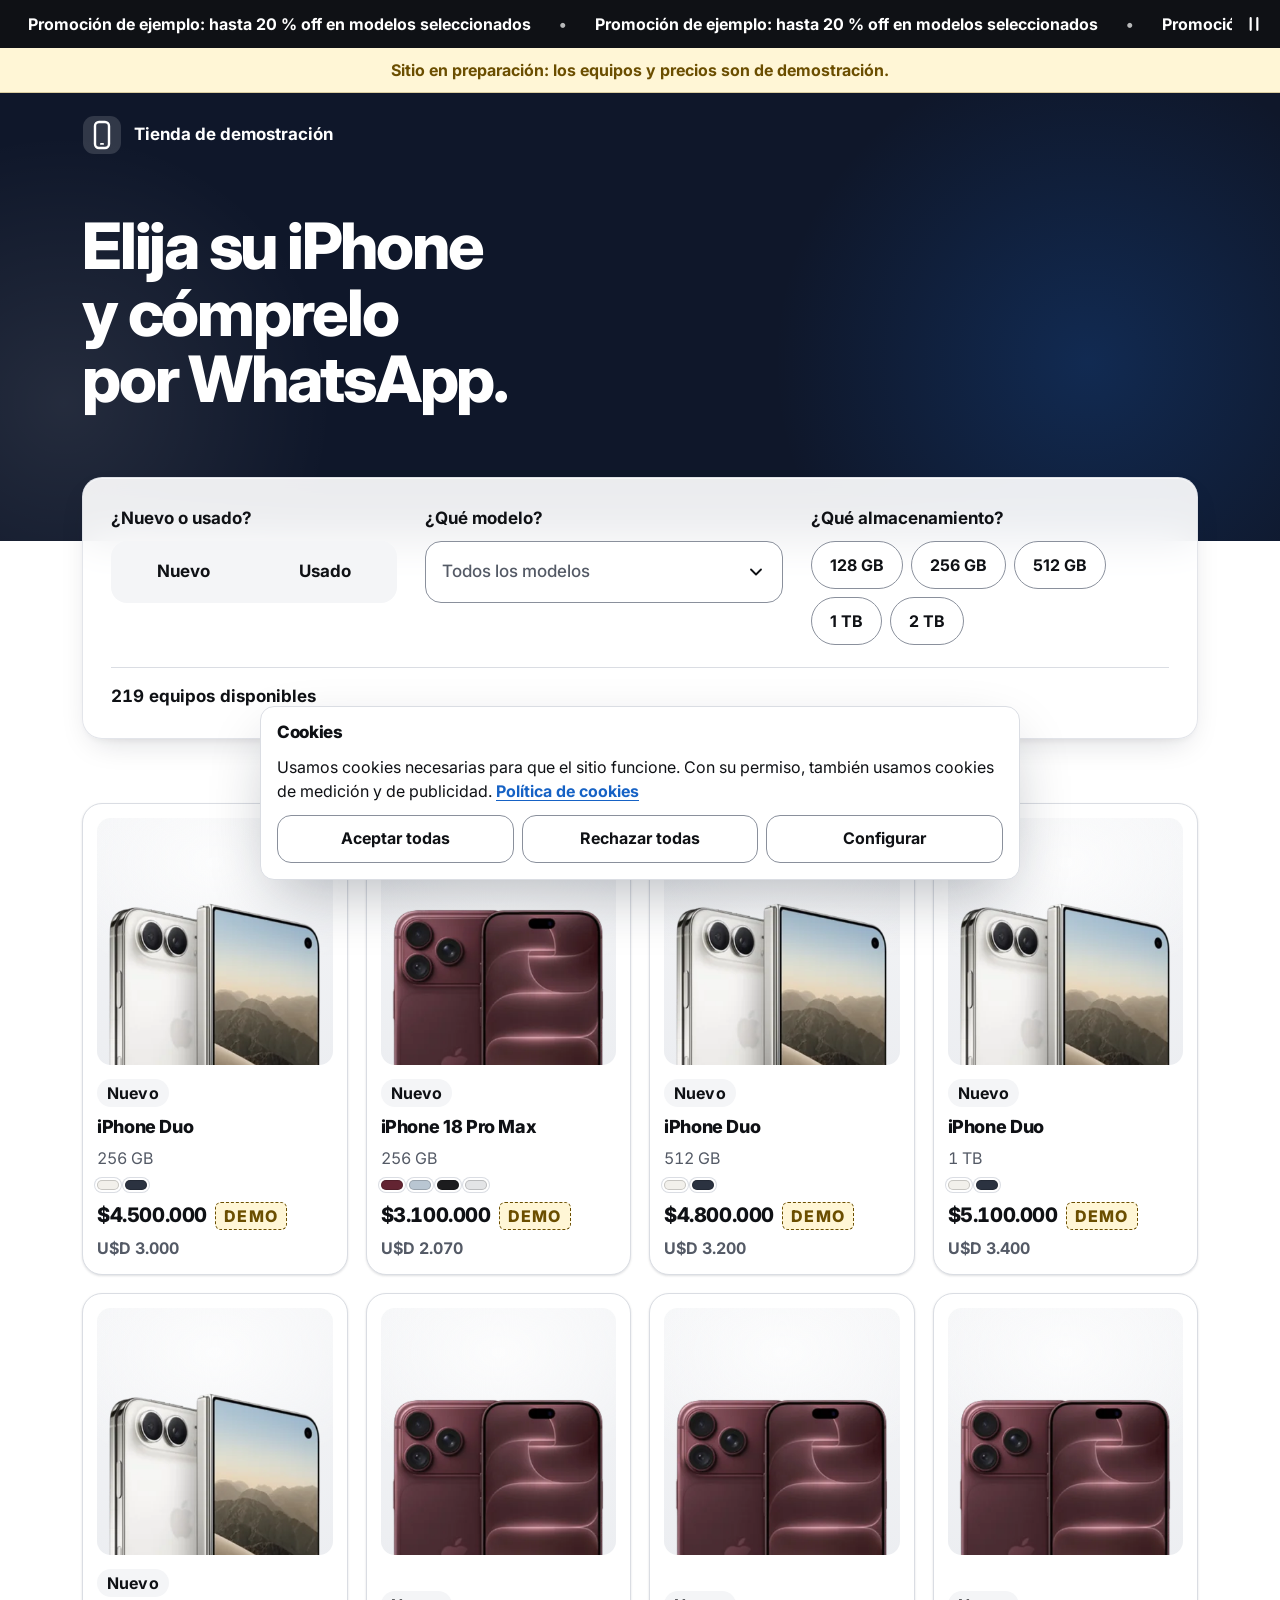
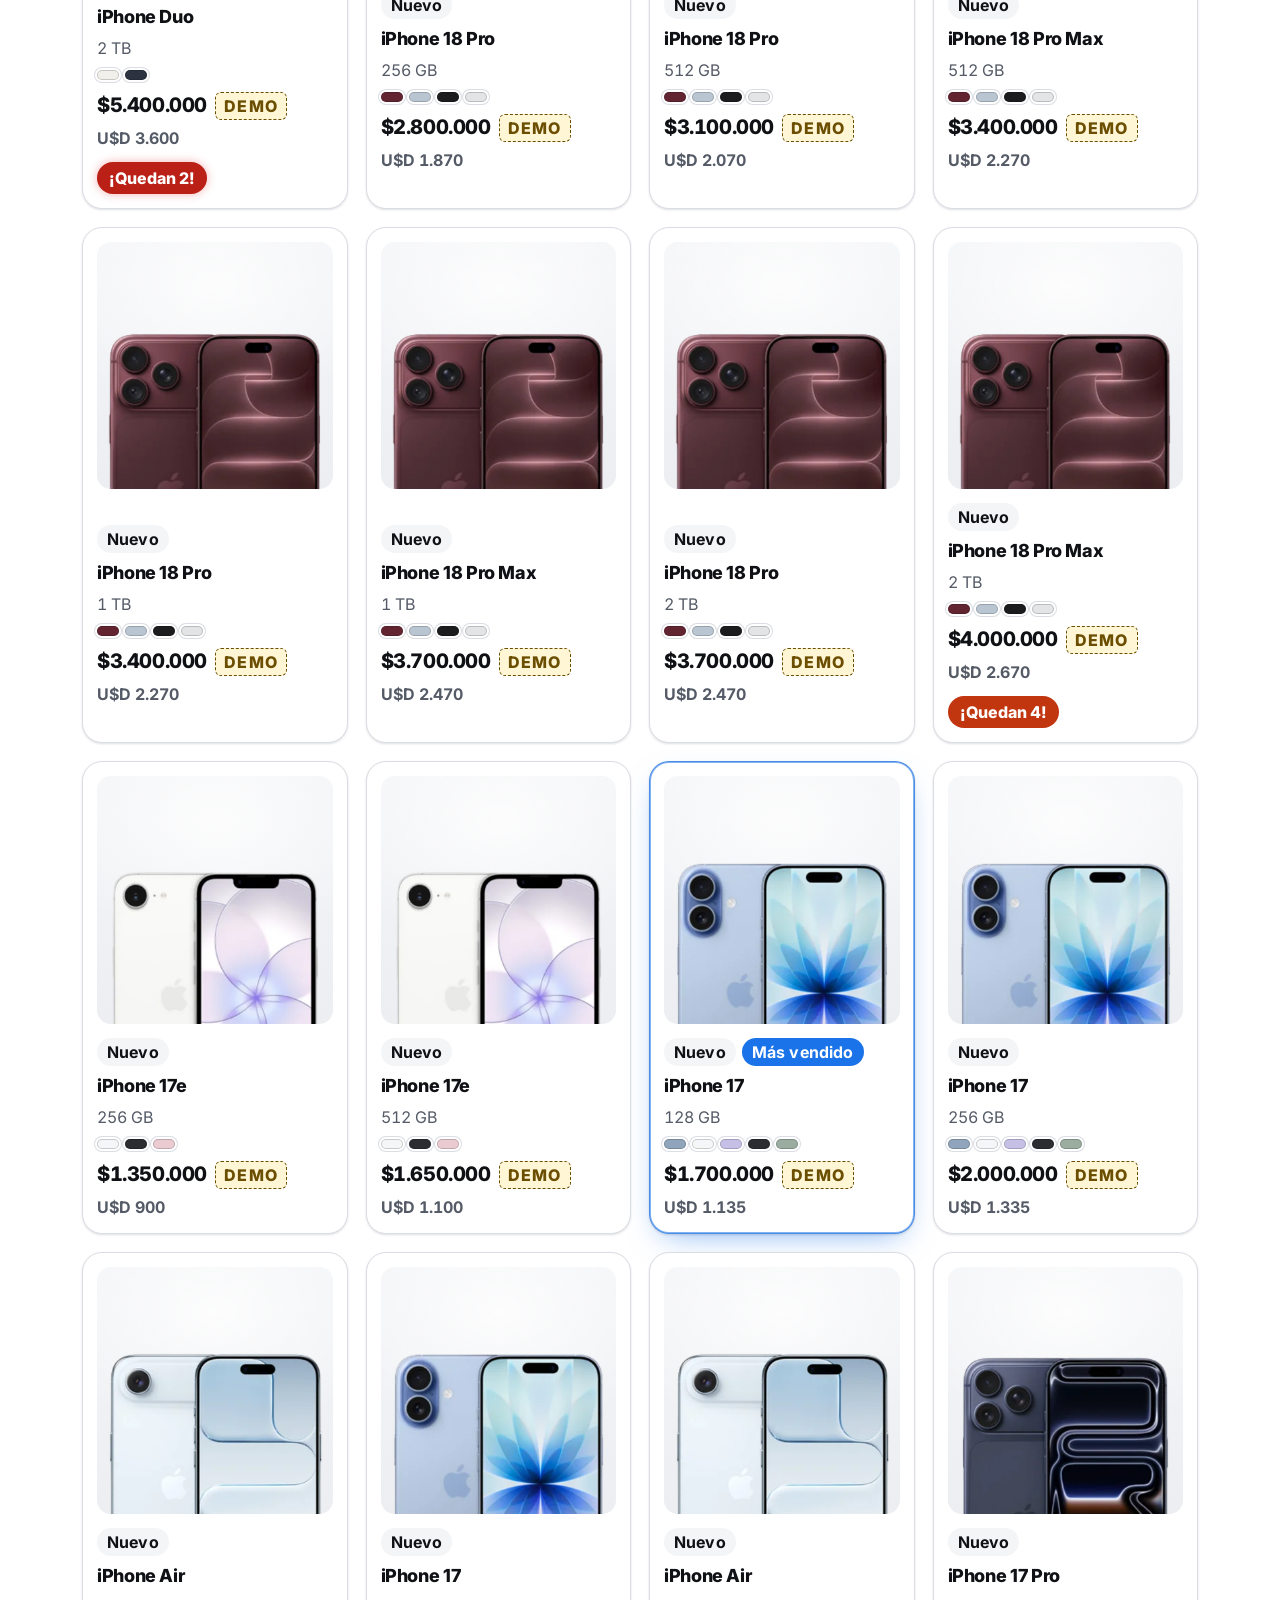
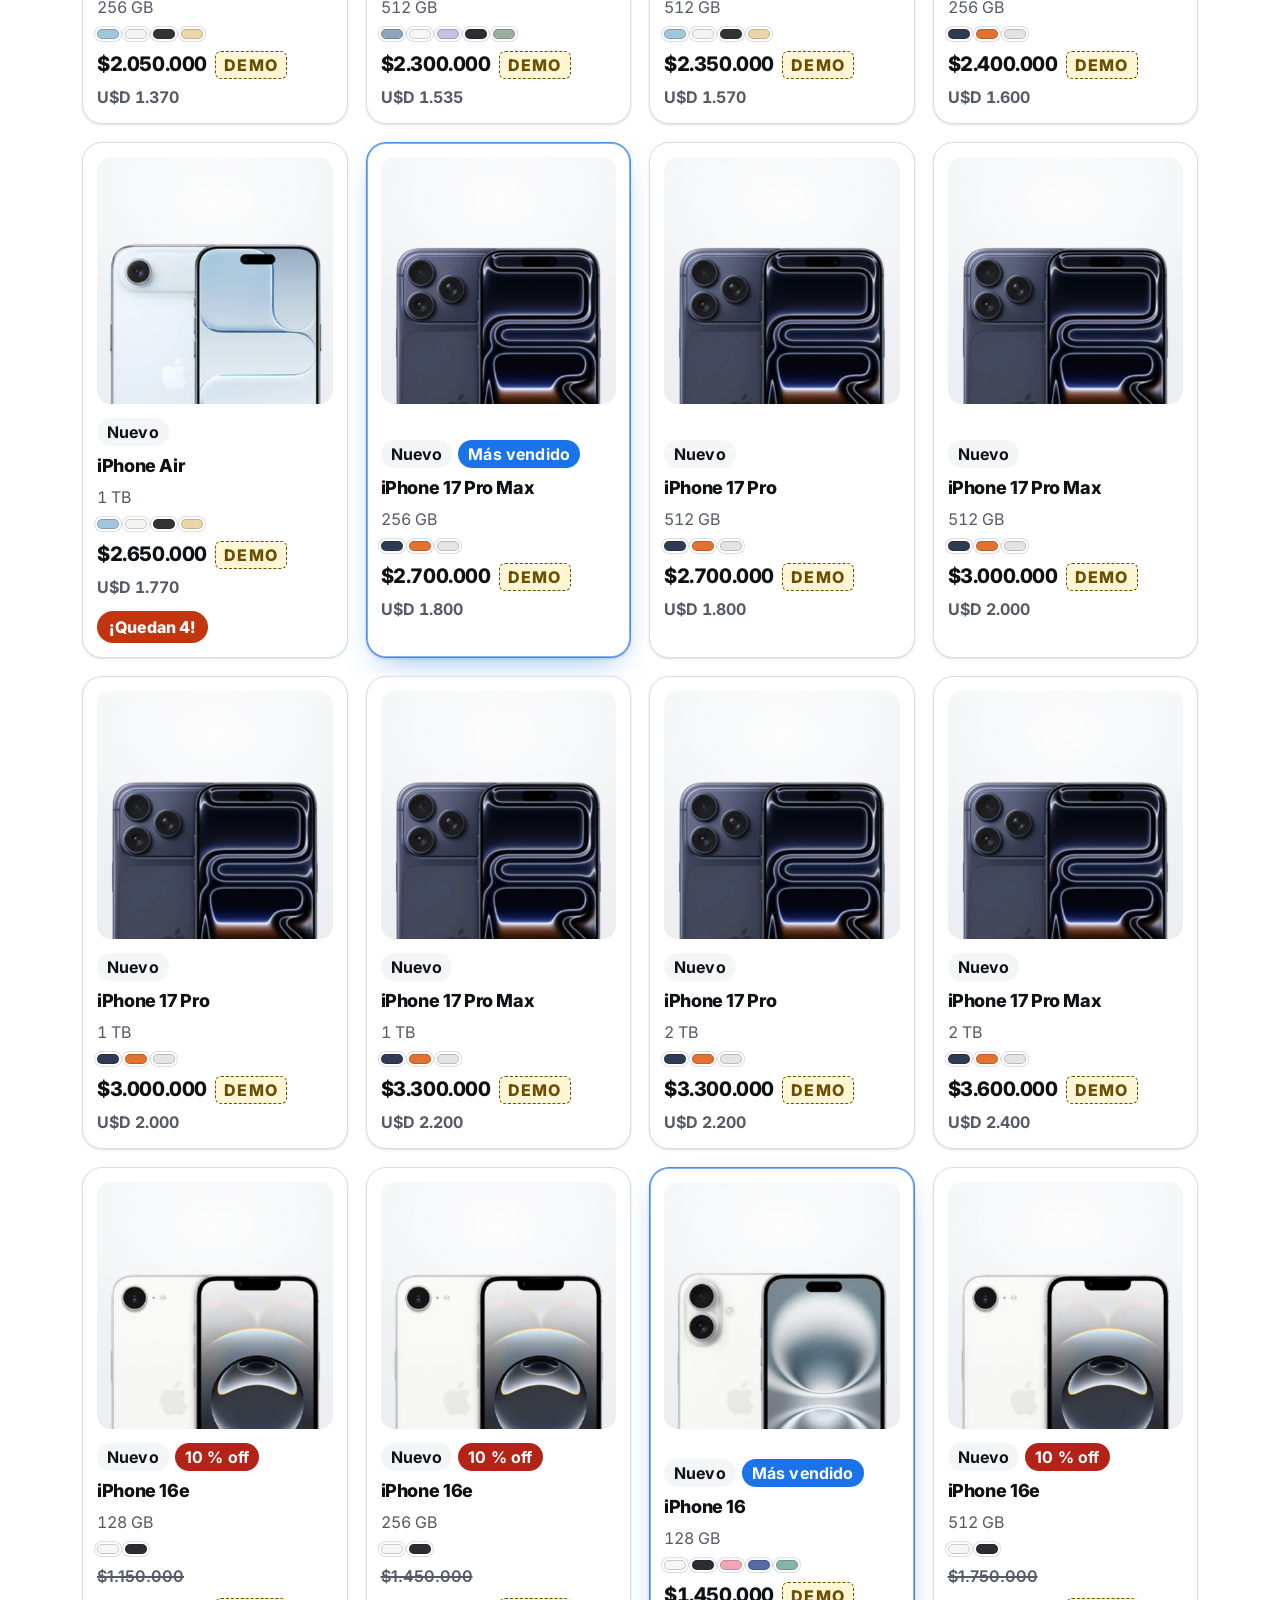
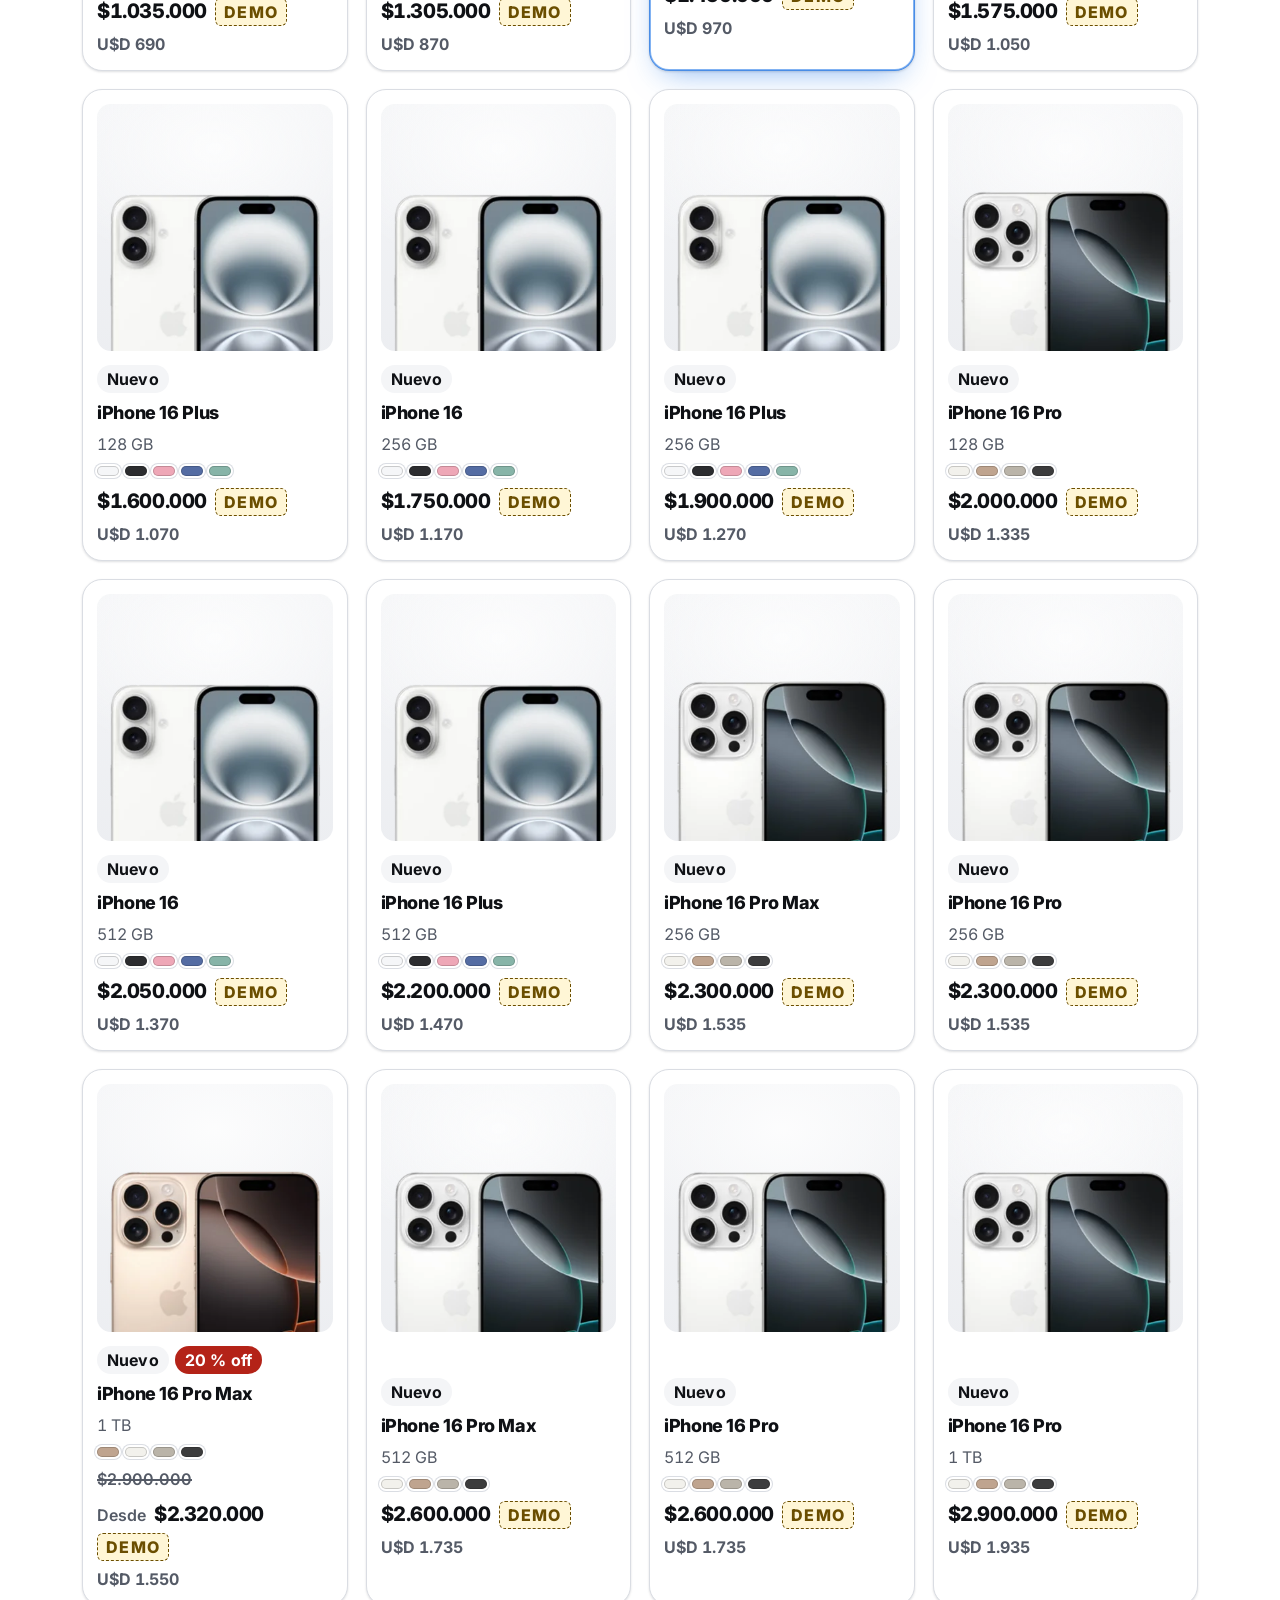
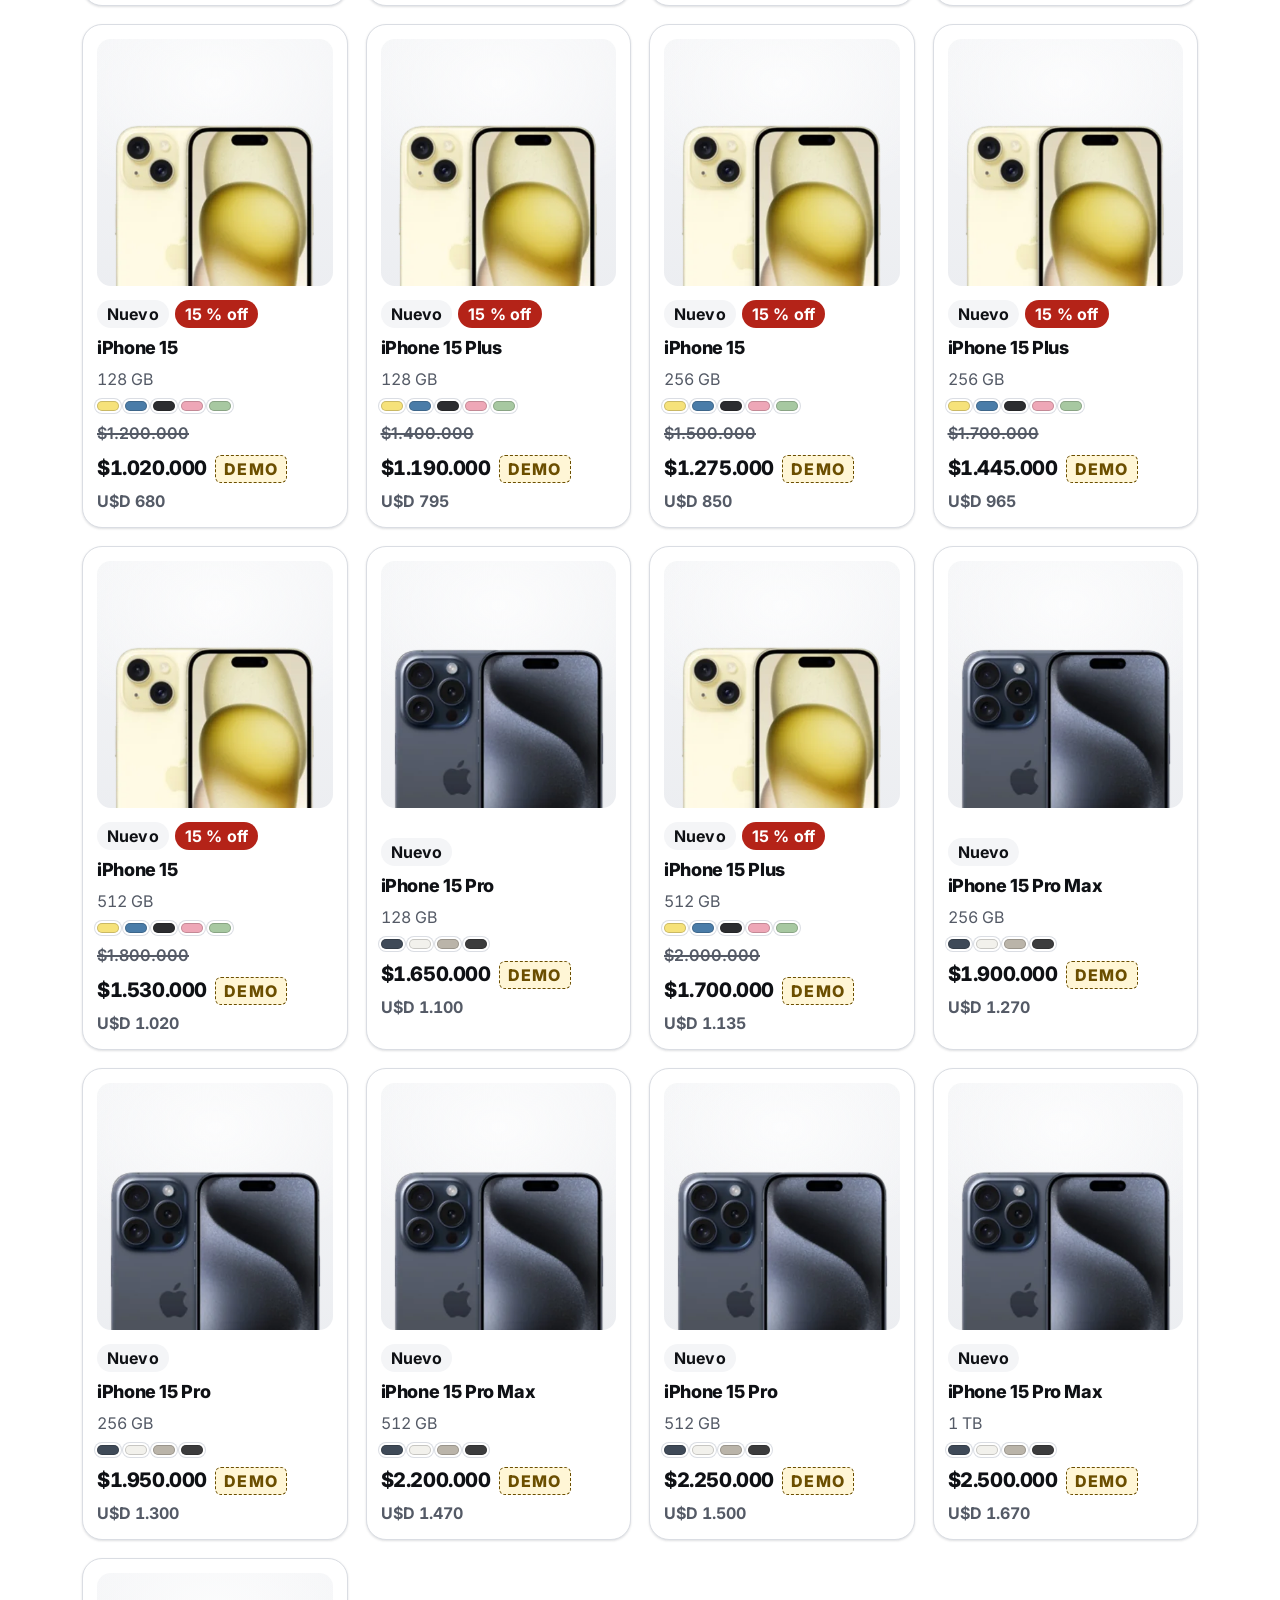
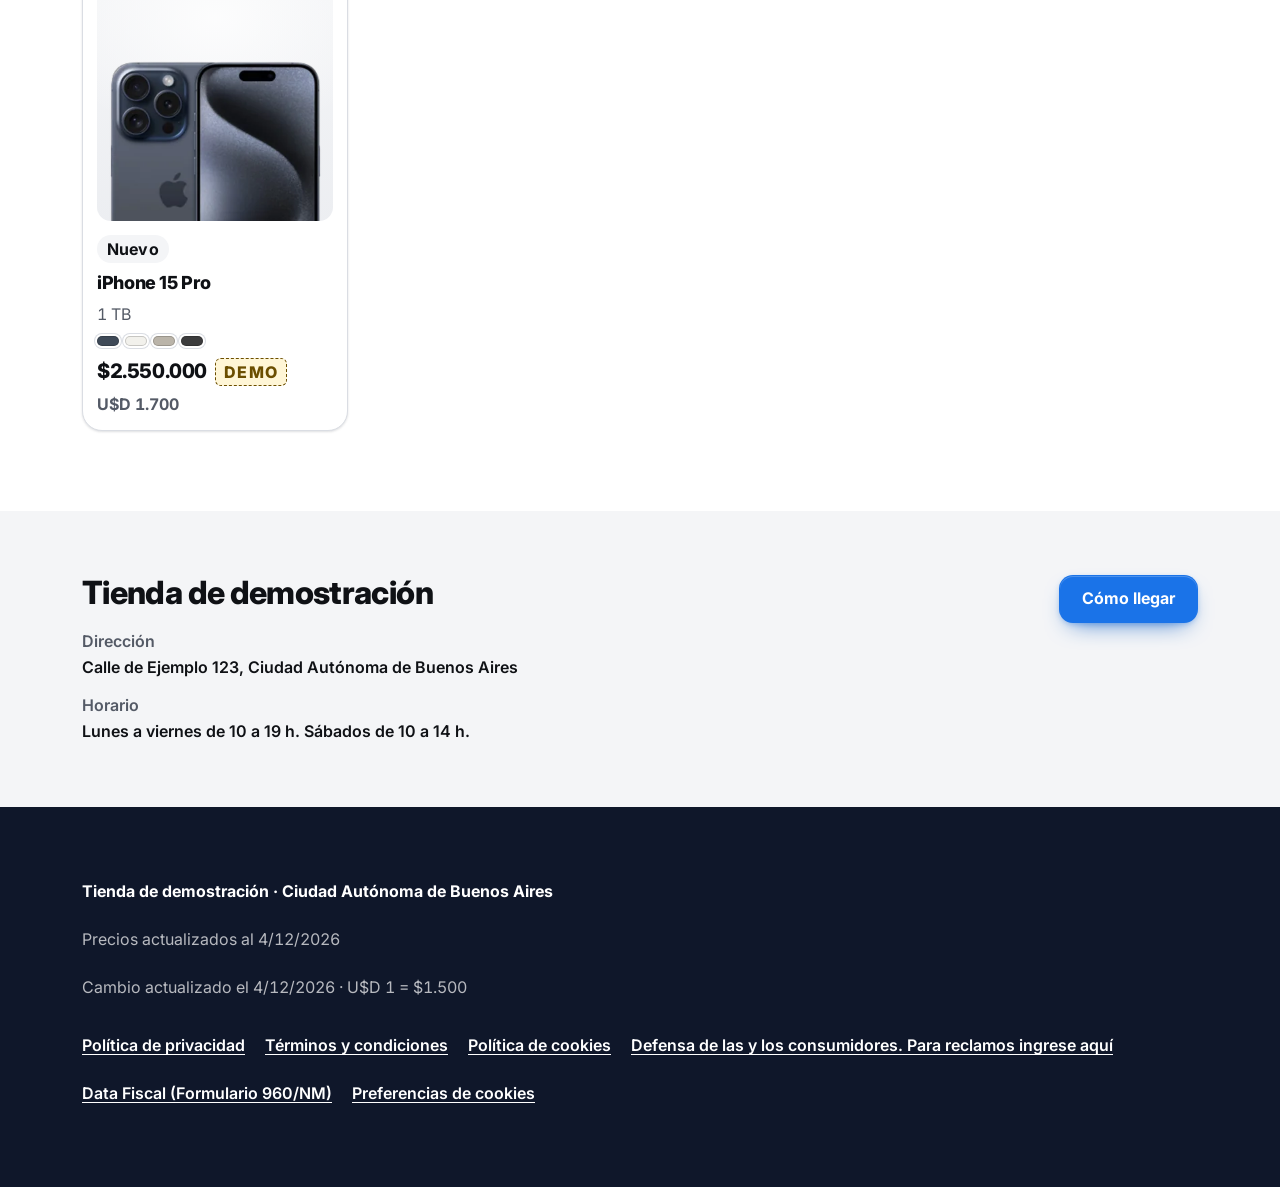
<file: index.html>
<!doctype html>
<html lang="es-CO">
<head>
  <meta charset="utf-8">
  <meta name="viewport" content="width=device-width, initial-scale=1, viewport-fit=cover">
  <title data-t="sitio.titulo_pagina">Elija su iPhone y cómprelo por WhatsApp</title>
  <meta name="description" data-t-content="sitio.meta_descripcion" content="Elija su iPhone nuevo o usado, vea el precio y cómprelo por WhatsApp.">
  <meta name="theme-color" content="#0F172A">
  <!-- Apariencia de la tienda de la visita anterior (tema, tamaño y colores), antes del primer pintado. La guarda assets/js/tema.js. Con el idioma guardado en portugués: lang="pt-BR" y los textos ocultos hasta que assets/js/i18n/primer-pintado.js los traduce (ver i18n.js). -->
  <script>try{var a=JSON.parse(localStorage.getItem("cotizadora:apariencia")),r=document.documentElement;if(a&&a.vars){if(/^(claro|oscuro)$/.test(a.tema))r.dataset.tema=a.tema;if(/^(compacto|normal|grande)$/.test(a.tamano))r.dataset.tamano=a.tamano;for(var k in a.vars)if(/^--[a-z-]+$/.test(k)&&/^#[0-9A-Fa-f]{6}$/.test(a.vars[k]))r.style.setProperty(k,a.vars[k])}}catch(e){}try{if(localStorage.getItem("cotizadora:idioma")==="pt"){var h=document.documentElement,d="assets/js/i18n/";h.lang="pt-BR";h.dataset.traduciendo="";["i18n","es","pt"].forEach(function(n){var l=document.createElement("link");l.rel="modulepreload";l.href=d+n+".js";document.head.appendChild(l)});var s=document.createElement("script");s.type="module";s.src=d+"primer-pintado.js";document.head.appendChild(s);setTimeout(function(){h.removeAttribute("data-traduciendo")},3000)}}catch(e){}</script>
  <link rel="icon" href="data:,">
  <link rel="preconnect" href="https://fonts.googleapis.com">
  <link rel="preconnect" href="https://fonts.gstatic.com" crossorigin>
  <!-- Fuente sin bloquear el primer pintado (se ve la del sistema hasta que llega) -->
  <link rel="preload" as="style" href="https://fonts.googleapis.com/css2?family=Inter:wght@400;500;600;700;800&display=swap" onload="this.onload=null;this.rel='stylesheet'">
  <noscript><link rel="stylesheet" href="https://fonts.googleapis.com/css2?family=Inter:wght@400;500;600;700;800&display=swap"></noscript>
  <link rel="stylesheet" href="assets/css/base.css">
  <link rel="stylesheet" href="assets/css/sitio.css">
  <link rel="modulepreload" href="config.js">
  <link rel="modulepreload" href="assets/js/utils.js">
  <link rel="modulepreload" href="assets/js/datos/api.js">
  <link rel="modulepreload" href="assets/js/tema.js">
  <link rel="modulepreload" href="assets/js/sitio/catalogo.js">
  <link rel="modulepreload" href="assets/js/sitio/filtros.js">
  <link rel="modulepreload" href="assets/js/sitio/galeria.js">
  <link rel="modulepreload" href="assets/js/sitio/detalle.js">
  <link rel="modulepreload" href="assets/js/sitio/popup.js">
  <script type="module" src="assets/js/sitio/principal.js"></script>
</head>
<body>
  <a class="salto" href="#galeria" data-t="sitio.saltar">Ir a los equipos</a>

  <!-- Banner de promos (0039, Promos en el panel): fijo arriba, con el texto que corre. La pista es decorativa; el texto lo leen los lectores de pantalla en #promo-texto. Lo arma assets/js/sitio/promo.js. -->
  <div class="promo-banner" id="promo-banner" role="region" aria-label="Promoción" data-t-aria-label="sitio.promo.region" hidden>
    <div class="promo-ventana" aria-hidden="true"><div class="promo-pista" id="promo-pista"></div></div>
    <p class="oculto-visual" id="promo-texto"></p>
    <button type="button" class="promo-pausa" id="promo-pausa" aria-pressed="false" aria-label="Pausar el texto de la promoción" data-t-aria-label="sitio.promo.pausar"><svg viewBox="0 0 24 24" aria-hidden="true" focusable="false"><path class="icono-pausa" d="M8 5v14M16 5v14" fill="none" stroke="currentColor" stroke-width="2.6" stroke-linecap="round"/><path class="icono-seguir" d="M8 5l11 7-11 7z" fill="currentColor"/></svg></button>
  </div>
  <div class="franja-demo" id="franja-demo" role="status" data-t="sitio.franja_demo" hidden>Sitio en preparación: los equipos y precios son de demostración.</div>

  <header class="encabezado">
    <div class="contenedor">
      <div class="marca" id="marca">
        <span class="marca-logo" id="marca-logo"></span>
        <span class="marca-nombre" id="marca-nombre"></span>
      </div>
      <h1 class="titulo" data-t="sitio.titulo">Elija su iPhone y cómprelo por WhatsApp.</h1>
    </div>
  </header>

  <main id="contenido">
    <section class="contenedor filtros-envoltura" aria-labelledby="filtros-titulo">
      <h2 class="oculto-visual" id="filtros-titulo" data-t="sitio.filtros.titulo">Filtros</h2>
      <div class="filtros" id="filtros">
        <div class="filtro" role="group" aria-labelledby="f-condicion-titulo">
          <p class="filtro-pregunta" id="f-condicion-titulo" data-t="sitio.filtros.condicion">¿Nuevo o usado?</p>
          <div class="segmentado" id="f-condicion">
            <button type="button" class="segmento" data-valor="nuevo" aria-pressed="false" data-t="sitio.condicion.nuevo">Nuevo</button>
            <button type="button" class="segmento" data-valor="usado" aria-pressed="false" data-t="sitio.condicion.usado">Usado</button>
          </div>
        </div>

        <div class="filtro">
          <p class="filtro-pregunta" id="f-modelo-titulo" data-t="sitio.filtros.modelo">¿Qué modelo?</p>
          <div class="desplegable" id="f-modelo"></div>
        </div>

        <div class="filtro" role="group" aria-labelledby="f-capacidad-titulo">
          <p class="filtro-pregunta" id="f-capacidad-titulo" data-t="sitio.filtros.capacidad">¿Qué almacenamiento?</p>
          <div class="chips" id="f-capacidad"></div>
        </div>

        <div class="filtros-pie">
          <p class="contador cifras" id="contador" role="status" aria-live="polite"></p>
          <button type="button" class="boton--enlace boton" id="limpiar" data-t="sitio.filtros.limpiar" hidden>Limpiar filtros</button>
        </div>
      </div>
    </section>

    <section class="contenedor galeria-envoltura" id="galeria" aria-labelledby="galeria-titulo" tabindex="-1">
      <h2 class="oculto-visual" id="galeria-titulo" data-t="sitio.galeria.titulo">Equipos disponibles</h2>
      <p class="aviso-carga" id="aviso-carga" role="alert" hidden></p>
      <!-- Vista de los equipos: cuadrícula (por defecto) o carrusel (flechas e indicador solo en carrusel) -->
      <div class="vista-equipos" id="vista-equipos">
        <button type="button" class="ce-flecha ce-anterior" aria-label="Equipo anterior" data-t-aria-label="sitio.carrusel.anterior" hidden><svg viewBox="0 0 24 24" aria-hidden="true" focusable="false"><path d="M15 5l-7 7 7 7" fill="none" stroke="currentColor" stroke-width="2.4" stroke-linecap="round" stroke-linejoin="round"/></svg></button>
        <div class="ce-ventana">
          <ul class="galeria" id="lista-equipos" aria-busy="true">
            <li class="tarjeta tarjeta--esqueleto" aria-hidden="true"></li>
            <li class="tarjeta tarjeta--esqueleto" aria-hidden="true"></li>
            <li class="tarjeta tarjeta--esqueleto" aria-hidden="true"></li>
          </ul>
        </div>
        <button type="button" class="ce-flecha ce-siguiente" aria-label="Equipo siguiente" data-t-aria-label="sitio.carrusel.siguiente" hidden><svg viewBox="0 0 24 24" aria-hidden="true" focusable="false"><path d="M9 5l7 7-7 7" fill="none" stroke="currentColor" stroke-width="2.4" stroke-linecap="round" stroke-linejoin="round"/></svg></button>
        <p class="ce-indicador cifras" aria-live="polite" hidden></p>
      </div>
      <div class="vacio" id="vacio" hidden>
        <p class="vacio-texto" data-t="sitio.vacio.texto">En este momento no tenemos ese equipo publicado.</p>
        <button type="button" class="boton boton--secundario boton--grande" id="consultar-sin-stock" data-t="sitio.vacio.consultar">Consultar por WhatsApp</button>
      </div>
    </section>

    <section class="contenedor detalle-en-linea" id="detalle-en-linea" aria-label="Detalle del equipo" data-t-aria-label="sitio.detalle.region" hidden></section>

    <!-- Reseñas: solo si la tienda las muestra y hay alguna (assets/js/sitio/resenas.js) -->
    <section class="resenas" id="resenas" aria-labelledby="resenas-titulo" hidden>
      <div class="contenedor">
        <h2 class="resenas-titulo" id="resenas-titulo"></h2>
        <ul class="resenas-lista"></ul>
      </div>
    </section>

    <section class="info-tienda" id="info-tienda" aria-labelledby="info-titulo" hidden>
      <div class="contenedor info-grilla">
        <div>
          <h2 id="info-titulo"></h2>
          <dl class="info-datos" id="info-datos"></dl>
        </div>
        <div class="info-acciones" id="info-acciones"></div>
      </div>
    </section>
  </main>

  <footer class="pie">
    <div class="contenedor pie-grilla">
      <p class="pie-tienda" id="pie-tienda"></p>
      <p class="pie-precios cifras" id="pie-precios"></p>
      <p class="pie-precios cifras" id="pie-cambio" hidden></p>
      <nav class="pie-enlaces" aria-label="Legales" data-t-aria-label="sitio.pie.legales">
        <a href="privacidad/" data-t="sitio.pie.privacidad">Política de privacidad</a>
        <a href="terminos/" data-t="sitio.pie.terminos">Términos y condiciones</a>
        <a href="cookies/" data-t="sitio.pie.cookies">Política de cookies</a>
        <a id="pie-solicitudes" href="solicitudes/" hidden></a>
        <a id="pie-consumidor" href="#" target="_blank" rel="noopener" hidden></a>
        <a id="pie-data-fiscal" href="#" target="_blank" rel="noopener" data-t="sitio.pie.data_fiscal" hidden>Data Fiscal (Formulario 960/NM)</a>
        <button type="button" class="pie-boton" data-preferencias-cookies data-t="sitio.pie.preferencias_cookies" hidden>Preferencias de cookies</button>
      </nav>
    </div>
  </footer>

  <!-- Detalle del equipo: hoja desde abajo en celular, ventana en escritorio -->
  <dialog class="hoja" id="hoja-detalle" aria-labelledby="detalle-titulo">
    <div class="hoja-cabecera" id="hoja-agarre">
      <span class="hoja-agarradera" aria-hidden="true"></span>
      <button type="button" class="boton-icono hoja-cerrar" id="cerrar-detalle" aria-label="Cerrar el detalle" data-t-aria-label="sitio.detalle.cerrar">
        <svg viewBox="0 0 24 24" aria-hidden="true"><path d="M6 6l12 12M18 6L6 18" stroke="currentColor" stroke-width="2.2" stroke-linecap="round"/></svg>
      </button>
    </div>
    <div class="hoja-cuerpo" id="hoja-cuerpo"></div>
  </dialog>

  <!-- Barra fija de compra en celular mientras se ve el detalle en la página -->
  <div class="barra-compra" id="barra-compra" hidden></div>

  <!-- Pop-up de datos -->
  <dialog class="popup" id="popup" aria-labelledby="popup-titulo"></dialog>
  <dialog class="visor" id="visor-resena" aria-labelledby="visor-titulo">
    <div class="visor-barra">
      <p class="visor-titulo cifras" id="visor-titulo"></p>
      <button type="button" class="visor-cerrar" aria-label="Cerrar" data-t-aria-label="sitio.visor.cerrar"><svg viewBox="0 0 24 24" aria-hidden="true" focusable="false"><path d="M6 6l12 12M18 6L6 18" fill="none" stroke="currentColor" stroke-width="2.2" stroke-linecap="round"/></svg></button>
    </div>
    <div class="visor-medio"></div>
    <p class="visor-texto" hidden></p>
    <p class="visor-origen" hidden></p>
    <div class="visor-nav" hidden>
      <button type="button" class="boton boton--secundario" data-paso="-1" data-t="sitio.visor.anterior">Anterior</button>
      <button type="button" class="boton boton--secundario" data-paso="1" data-t="sitio.visor.siguiente">Siguiente</button>
    </div>
  </dialog>
</body>
</html>
</file>
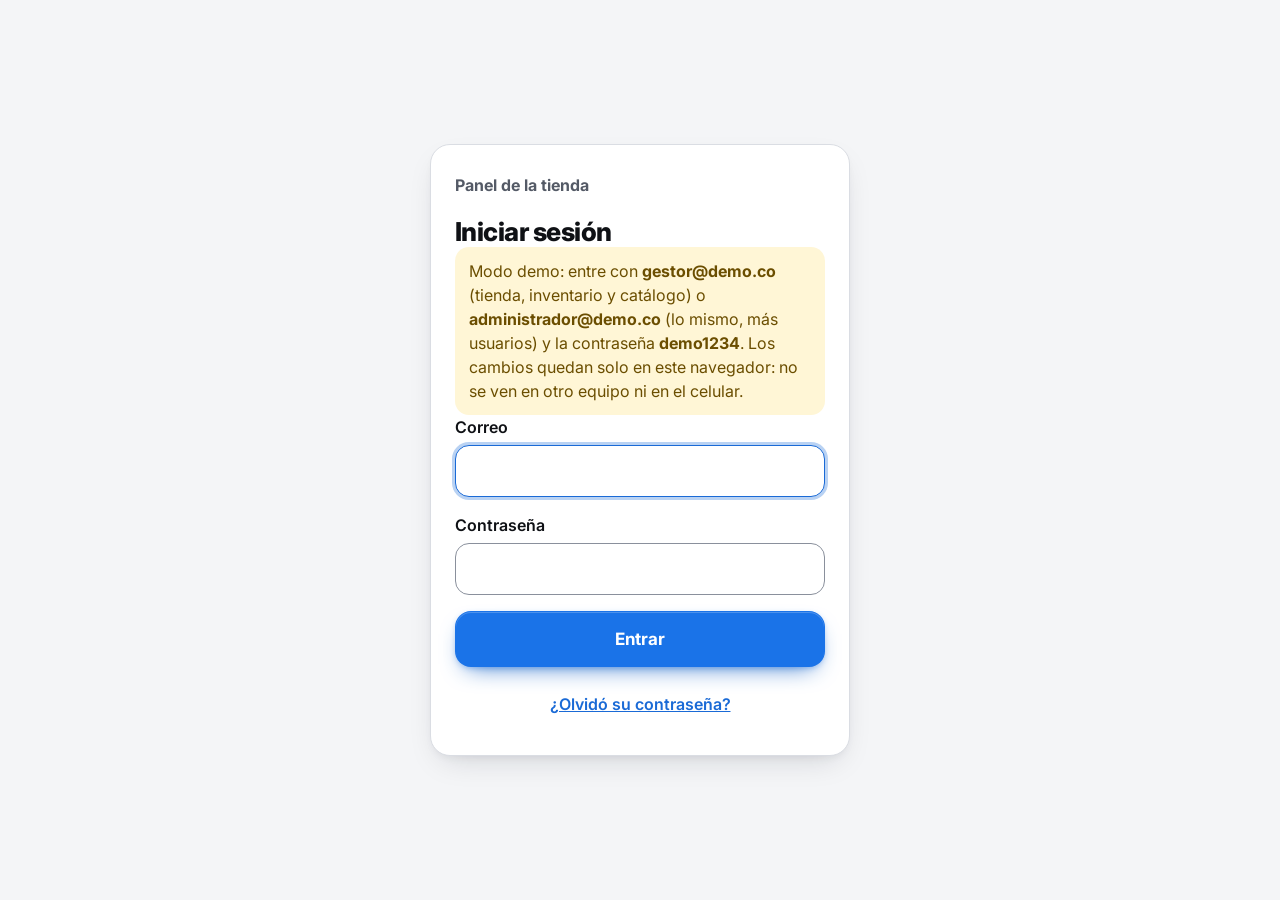
<file: admin/index.html>
<!doctype html>
<html lang="es-CO">
<head>
  <meta charset="utf-8">
  <meta name="viewport" content="width=device-width, initial-scale=1, viewport-fit=cover">
  <title data-t="panel.comun.panel_tienda">Panel de la tienda</title>
  <meta name="robots" content="noindex, nofollow">
  <meta name="theme-color" content="#0F172A">
  <link rel="icon" href="data:,">
  <link rel="preconnect" href="https://fonts.googleapis.com">
  <link rel="preconnect" href="https://fonts.gstatic.com" crossorigin>
  <!-- Fuente sin bloquear el primer pintado (se ve la del sistema hasta que llega) -->
  <link rel="preload" as="style" href="https://fonts.googleapis.com/css2?family=Inter:wght@400;500;600;700;800&display=swap" onload="this.onload=null;this.rel='stylesheet'">
  <noscript><link rel="stylesheet" href="https://fonts.googleapis.com/css2?family=Inter:wght@400;500;600;700;800&display=swap"></noscript>
  <link rel="stylesheet" href="../assets/css/base.css">
  <link rel="stylesheet" href="../assets/css/panel.css">
  <script type="module" src="../assets/js/panel/panel.js"></script>
</head>
<body>
  <div class="cargando-panel" id="cargando-panel" role="status"><span class="spinner" aria-hidden="true"></span><span data-t="panel.comun.cargando_panel">Cargando el panel…</span></div>

  <!-- Acceso -->
  <main class="acceso" id="acceso" hidden>
    <div class="acceso-caja">
      <p class="acceso-marca" data-t="panel.comun.panel_tienda">Panel de la tienda</p>
      <div id="acceso-contenido"></div>
    </div>
  </main>

  <!-- Panel -->
  <div class="app" id="app" hidden>
    <header class="barra-superior">
      <div class="barra-superior-fila">
        <div class="barra-titulo">
          <span class="barra-tienda" id="barra-tienda"></span>
          <span class="barra-usuario" id="barra-usuario"></span>
        </div>
        <div class="barra-acciones">
          <a class="boton boton--suave boton--chico" href="../" target="_blank" rel="noopener" data-t="panel.comun.ver_sitio">Ver mi sitio</a>
          <button type="button" class="boton boton--suave boton--chico" id="salir" data-t="panel.comun.salir">Salir</button>
        </div>
      </div>
      <nav class="navegacion" aria-label="Secciones del panel" data-t-aria-label="panel.nav.secciones">
        <a href="#/inicio" data-ruta="inicio" data-rol="gestor" data-t="panel.nav.inicio" hidden>Inicio</a>
        <a href="#/inventario" data-ruta="inventario" data-rol="gestor" data-t="panel.nav.inventario" hidden>Inventario</a>
        <a href="#/tienda" data-ruta="tienda" data-rol="gestor" data-t="panel.nav.tienda" hidden>Mi tienda</a>
        <a href="#/catalogo" data-ruta="catalogo" data-rol="gestor" data-t="panel.nav.catalogo" hidden>Catálogo</a>
        <a href="#/promos" data-ruta="promos" data-rol="gestor" data-t="panel.nav.promos" hidden>Promos</a>
        <a href="#/legales" data-ruta="legales" data-rol="gestor" data-t="panel.nav.legales" hidden>Legales</a>
        <a href="#/usuarios" data-ruta="usuarios" data-rol="administrador" data-t="panel.nav.usuarios" hidden>Usuarios</a>
      </nav>
    </header>
    <main class="vista" id="vista" tabindex="-1"></main>
  </div>

  <div class="aviso-flotante" id="aviso-flotante" role="status" aria-live="polite"></div>
  <dialog class="confirmar" id="confirmar" aria-labelledby="confirmar-titulo"></dialog>
</body>
</html>
</file>
<file: assets/css/base.css>
/* =============================================================================
   Base compartida (sitio y panel): variables, reinicio, botones, campos.
   Los colores de la tienda (--primario, --secundario y sus textos) los pone
   assets/js/tema.js; aquí van solo valores por defecto.
   ========================================================================== */

:root {
  --primario: #1A73E8;
  --sobre-primario: #FFFFFF;
  --primario-texto: #1A6AD6;
  --secundario: #0F172A;
  --sobre-secundario: #FFFFFF;

  --fondo: #FFFFFF;
  --superficie: #F4F5F7;
  --superficie-2: #E9EBEF;
  --tarjeta: #FFFFFF;
  --borde: #DADDE3;
  --borde-fuerte: #8A909C;
  --texto: #0F1115;
  --texto-suave: #545A66;
  --error: #B42318;
  --error-fondo: #FEF3F2;
  --exito: #067647;
  --exito-fondo: #ECFDF3;
  --aviso: #6B4E00;
  --aviso-fondo: #FFF6D6;
  /* Violeta del botón "Ver intro" del panel (texto blanco: 7,1:1) */
  --violeta: #6D28D9;
  --sobre-violeta: #FFFFFF;

  --font: "Inter", system-ui, -apple-system, "Segoe UI", Roboto, Arial, sans-serif;
  --radio: 20px;
  --radio-md: 14px;
  --radio-sm: 10px;
  --sombra-1: 0 1px 2px rgba(16, 24, 40, .06), 0 1px 3px rgba(16, 24, 40, .08);
  --sombra-2: 0 12px 32px -12px rgba(16, 24, 40, .18), 0 4px 10px -4px rgba(16, 24, 40, .08);
  --sombra-3: 0 24px 64px -16px rgba(16, 24, 40, .32);
  --curva: cubic-bezier(.2, .8, .2, 1);
  --rapido: 160ms;
  --medio: 260ms;
  --ancho: 1180px;
  --gutter: clamp(16px, 4vw, 32px);
  color-scheme: light;
}

:root[data-tema="oscuro"] {
  --fondo: #0E1117;
  --superficie: #161A22;
  --superficie-2: #202631;
  --tarjeta: #161A22;
  --borde: #2C3340;
  --borde-fuerte: #6D7685;
  --texto: #F2F4F7;
  --texto-suave: #A6AEBB;
  --error: #FDA29B;
  --error-fondo: #3A1512;
  --exito: #75E0A7;
  --exito-fondo: #0B2A1C;
  --aviso: #FEDF89;
  --aviso-fondo: #3A2E05;
  --violeta: #7C3AED;
  --sobre-violeta: #FFFFFF;
  --sombra-1: 0 1px 2px rgba(0, 0, 0, .4);
  --sombra-2: 0 12px 32px -12px rgba(0, 0, 0, .6);
  --sombra-3: 0 24px 64px -16px rgba(0, 0, 0, .7);
  color-scheme: dark;
}

*, *::before, *::after { box-sizing: border-box; }

html {
  -webkit-text-size-adjust: 100%;
  text-size-adjust: 100%;
  scroll-behavior: smooth;
}

body {
  margin: 0;
  background: var(--fondo);
  color: var(--texto);
  font-family: var(--font);
  font-size: 1rem;
  line-height: 1.5;
  -webkit-font-smoothing: antialiased;
  text-rendering: optimizeLegibility;
  overflow-x: hidden;
}

img, svg { display: block; max-width: 100%; }
img { height: auto; }
button, input, select, textarea { font: inherit; color: inherit; }
button { cursor: pointer; }
h1, h2, h3, h4 { margin: 0; line-height: 1.15; letter-spacing: -.02em; }
p { margin: 0; }
a { color: var(--primario-texto); text-underline-offset: .18em; }

[hidden] { display: none !important; }

.oculto-visual {
  position: absolute !important;
  width: 1px; height: 1px;
  padding: 0; margin: -1px;
  overflow: hidden; clip: rect(0 0 0 0);
  white-space: nowrap; border: 0;
}

.salto {
  position: absolute; left: 8px; top: -60px; z-index: 100;
  background: var(--texto); color: var(--fondo);
  padding: 12px 16px; border-radius: var(--radio-sm);
  font-weight: 700; text-decoration: none;
}
.salto:focus { top: 8px; }

/* Foco visible en cualquier fondo: anillo del color de texto + halo de fondo. */
:focus-visible {
  outline: 3px solid var(--texto);
  outline-offset: 2px;
  box-shadow: 0 0 0 5px var(--fondo);
}

.contenedor {
  width: 100%;
  max-width: var(--ancho);
  margin-inline: auto;
  padding-inline: var(--gutter);
}

.cifras { font-variant-numeric: tabular-nums; font-feature-settings: "tnum" 1; }

/* --- Botones --------------------------------------------------------------- */

.boton {
  display: inline-flex; align-items: center; justify-content: center; gap: 10px;
  min-height: 48px;
  padding: 12px 22px;
  border: 1.5px solid transparent;
  border-radius: var(--radio-md);
  font-weight: 700; font-size: 1rem; line-height: 1.2;
  text-decoration: none; text-align: center;
  transition: background-color var(--rapido), border-color var(--rapido), box-shadow var(--rapido), transform var(--rapido), filter var(--rapido);
  -webkit-tap-highlight-color: transparent;
}
.boton:disabled { opacity: .55; cursor: not-allowed; }
.boton svg { width: 22px; height: 22px; flex: none; }

/* Botón principal con presencia: sombra del propio color y un filo de luz
   arriba (sombra interior de 1 px, que no pasa por debajo del texto). */
.boton--primario {
  position: relative; isolation: isolate; overflow: hidden;
  background: var(--primario);
  color: var(--sobre-primario);
  box-shadow:
    inset 0 1px 0 rgba(255, 255, 255, .22),
    0 10px 24px -12px color-mix(in srgb, var(--primario) 85%, #000),
    0 2px 6px -2px color-mix(in srgb, var(--primario) 45%, transparent);
}
.boton--violeta {
  background: var(--violeta);
  color: var(--sobre-violeta);
  box-shadow: inset 0 1px 0 rgba(255, 255, 255, .22), 0 10px 24px -12px color-mix(in srgb, var(--violeta) 85%, #000);
}
.boton--violeta:hover:not(:disabled) { background: color-mix(in srgb, var(--violeta) 88%, #000); }
.boton--secundario {
  background: transparent;
  color: var(--texto);
  border-color: var(--borde-fuerte);
}
.boton--suave {
  background: var(--superficie);
  color: var(--texto);
}
.boton--peligro {
  background: var(--error-fondo);
  color: var(--error);
  border-color: currentColor;
}
.boton--grande { min-height: 56px; padding: 16px 26px; font-size: 1.0625rem; border-radius: 16px; }
.boton--bloque { width: 100%; }
.boton--enlace {
  min-height: 44px; padding: 8px 4px;
  background: none; border: 0;
  color: var(--primario-texto);
  text-decoration: underline; font-weight: 600;
}

@media (hover: hover) {
  .boton--primario:hover:not(:disabled) { filter: brightness(1.06) saturate(1.05); }
  .boton--secundario:hover:not(:disabled), .boton--suave:hover:not(:disabled) { background: var(--superficie-2); }
}
@media (hover: hover) and (prefers-reduced-motion: no-preference) {
  .boton--primario:hover:not(:disabled) { transform: translateY(-1px); }
  /* Brillo discreto que cruza el botón al pasar el mouse (decorativo, en ::after) */
  .boton--primario::after {
    content: ""; position: absolute; inset: 0; z-index: -1;
    background: linear-gradient(105deg, transparent 35%, rgba(255, 255, 255, .22) 50%, transparent 65%);
    transform: translateX(-110%);
    pointer-events: none;
  }
  .boton--primario:hover:not(:disabled)::after { transform: translateX(110%); transition: transform 700ms var(--curva); }
}
.boton:active:not(:disabled) { filter: brightness(.96); }
/* Presión táctil: un leve hundimiento (sin escala si se pidió menos movimiento) */
@media (prefers-reduced-motion: no-preference) {
  .boton:active:not(:disabled) { transform: scale(.98); transition-duration: 80ms; }
}

.boton-icono {
  display: inline-grid; place-items: center;
  flex: none;
  width: 44px; height: 44px;
  padding: 0;
  border: 0; border-radius: 999px;
  background: var(--superficie);
  color: var(--texto);
  transition: background-color var(--rapido);
}
.boton-icono svg { width: 22px; height: 22px; }
@media (hover: hover) { .boton-icono:hover { background: var(--superficie-2); } }

/* --- Campos ---------------------------------------------------------------- */

.campo { display: grid; gap: 6px; }
.campo > label, .campo .etiqueta { font-weight: 600; }
.campo .ayuda { color: var(--texto-suave); font-size: 1rem; }

.entrada {
  width: 100%;
  min-height: 52px;
  padding: 12px 14px;
  background: var(--fondo);
  border: 1.5px solid var(--borde-fuerte);
  border-radius: var(--radio-md);
  font-size: 1rem;
  transition: border-color var(--rapido), box-shadow var(--rapido);
}
textarea.entrada { min-height: 120px; resize: vertical; line-height: 1.5; }
.entrada:focus-visible { outline: none; border-color: var(--primario-texto); box-shadow: 0 0 0 3px color-mix(in srgb, var(--primario-texto) 30%, transparent); }
.entrada[aria-invalid="true"] { border-color: var(--error); }

.error-campo {
  display: flex; gap: 6px; align-items: flex-start;
  color: var(--error);
  font-weight: 600;
}
.error-campo:empty { display: none; }

.casilla {
  display: grid; grid-template-columns: 24px 1fr; gap: 12px; align-items: start;
}
.casilla input {
  width: 24px; height: 24px; margin: 0;
  accent-color: var(--primario);
}

.etiqueta-pildora {
  display: inline-flex; align-items: center;
  min-height: 26px; padding: 2px 10px;
  border-radius: 999px;
  background: var(--superficie);
  color: var(--texto);
  font-size: 1rem; font-weight: 700; letter-spacing: .01em;
}
.etiqueta-pildora--usado { background: var(--aviso-fondo); color: var(--aviso); }
.etiqueta-demo {
  display: inline-flex; align-items: center;
  padding: 1px 8px;
  border: 1.5px dashed currentColor;
  border-radius: 6px;
  color: var(--aviso);
  background: var(--aviso-fondo);
  font-size: 1rem; font-weight: 800; letter-spacing: .08em;
}

.spinner {
  width: 22px; height: 22px;
  border: 3px solid currentColor;
  border-right-color: transparent;
  border-radius: 50%;
  animation: girar .8s linear infinite;
}
@keyframes girar { to { transform: rotate(360deg); } }

@media (prefers-reduced-motion: reduce) {
  html { scroll-behavior: auto; }
  *, *::before, *::after {
    animation-duration: .001ms !important;
    animation-iteration-count: 1 !important;
    transition-duration: .001ms !important;
  }
  .spinner { animation: none; border-right-color: currentColor; opacity: .6; }
}
</file>
<file: assets/css/sitio.css>
/* =============================================================================
   Sitio público de la cotizadora
   Orden: franja demo · encabezado · filtros · galería · detalle · carrusel ·
          info de la tienda · pie · barra fija · pop-up · animaciones
   ========================================================================== */

/* --- Tamaño del texto (tienda.tamano_texto) ---------------------------------
   Normal: la base. Grande: todo el texto ≈ +12 % (la raíz pasa a 112,5 %, así
   16 px → 18 px). Compacto: solo achica títulos, precios grandes y espacios;
   el texto común sigue en 16 px y los títulos usan max(1rem, …), así que nada
   baja de 16 px. */
:root { --t-titulo: 1; --t-espacio: 1; }
:root[data-tamano="compacto"] { --t-titulo: .84; --t-espacio: .72; }
:root[data-tamano="grande"] { font-size: 112.5%; }

/* --- Primer pintado en portugués --------------------------------------------
   Con el idioma guardado en "pt", el script del <head> marca data-traduciendo:
   los textos del HTML (en español) no se ven hasta que traducirDom() los
   cambia. Ocupan su lugar, así que no mueven nada (CLS). */
:root[data-traduciendo] [data-t] { visibility: hidden; }

/* --- Franja demo ----------------------------------------------------------- */
.franja-demo {
  padding: 10px var(--gutter);
  background: var(--aviso-fondo);
  color: var(--aviso);
  font-weight: 700;
  text-align: center;
  border-bottom: 1px solid color-mix(in srgb, var(--aviso) 25%, transparent);
}

/* --- Encabezado ------------------------------------------------------------ */
.encabezado {
  position: relative;
  isolation: isolate;
  background: var(--secundario);
  color: var(--sobre-secundario);
  /* Abajo deja aire entre el título y la tarjeta de filtros, que sube 64 px:
     unos 52 px en celular y 72 px en escritorio (× --t-espacio). */
  padding: calc(20px * var(--t-espacio)) 0 calc(clamp(116px, 10vw, 136px) * var(--t-espacio));
  overflow: hidden;
}
/* Brillos decorativos (en ::before y ::after para no tocar el contraste del
   texto): uno del color primario arriba a la derecha y uno suave abajo. */
.encabezado::before, .encabezado::after {
  content: "";
  position: absolute;
  z-index: -1;
  pointer-events: none;
}
.encabezado::before {
  inset: -40% -20% auto auto;
  width: 70vmax; height: 70vmax;
  background: radial-gradient(closest-side, color-mix(in srgb, var(--primario) 38%, transparent), transparent 70%);
  opacity: .55;
}
.encabezado::after {
  inset: auto auto -55% -25%;
  width: 60vmax; height: 60vmax;
  background: radial-gradient(closest-side, color-mix(in srgb, var(--sobre-secundario) 9%, transparent), transparent 70%);
}
/* Entrada suave del título: solo se mueve y se enfoca; la opacidad no cambia,
   así el título se ve (y cuenta para el LCP) desde el primer pintado. */
@media (prefers-reduced-motion: no-preference) {
  .titulo { animation: titulo-entra 900ms var(--curva); }
  .marca { animation: titulo-entra 700ms var(--curva); }
}
@keyframes titulo-entra { from { transform: translateY(14px); filter: blur(6px); } }
.marca {
  display: flex; align-items: center; gap: 12px;
  min-height: 44px;
  font-weight: 700; font-size: 1.0625rem;
}
.marca-logo { display: inline-flex; align-items: center; }
.marca-logo img { height: 40px; width: auto; max-width: 160px; object-fit: contain; }
.marca-logo .logo-generico { width: 40px; height: 40px; }
.titulo {
  margin-top: calc(clamp(28px, 6vw, 56px) * var(--t-espacio));
  max-width: 15ch;
  font-size: max(1rem, calc(clamp(2.125rem, 7.2vw, 4rem) * var(--t-titulo)));
  font-weight: 800;
  letter-spacing: -.035em;
  line-height: 1.04;
  text-wrap: balance;
}

/* --- Filtros --------------------------------------------------------------- */
.filtros-envoltura { position: relative; z-index: 2; margin-top: calc(-64px * var(--t-espacio)); }
.filtros {
  display: grid;
  gap: calc(22px * var(--t-espacio));
  padding: calc(clamp(18px, 3.5vw, 28px) * var(--t-espacio));
  /* Vidrio: la tarjeta al 92 % deja ver un poco el encabezado, desenfocado.
     Con 92 % el texto suave sigue sobre 4,5:1 aun sobre un fondo negro o blanco. */
  background: color-mix(in srgb, var(--tarjeta) 92%, transparent);
  -webkit-backdrop-filter: saturate(1.6) blur(22px);
  backdrop-filter: saturate(1.6) blur(22px);
  border: 1px solid color-mix(in srgb, var(--borde) 75%, transparent);
  border-radius: var(--radio);
  box-shadow: var(--sombra-2), inset 0 1px 0 color-mix(in srgb, #fff 55%, transparent);
}
:root[data-tema="oscuro"] .filtros { box-shadow: var(--sombra-2), inset 0 1px 0 rgba(255, 255, 255, .06); }
.filtro { display: grid; gap: 10px; align-content: start; min-width: 0; }
.filtro-pregunta { font-weight: 700; font-size: 1.0625rem; }

.segmentado {
  position: relative; isolation: isolate;
  display: grid; grid-template-columns: 1fr 1fr; gap: 6px;
  padding: 5px;
  background: var(--superficie);
  border-radius: 16px;
}
/* Indicador que se desliza entre "Nuevo" y "Usado" (--i y --visible los pone
   filtros.js). El botón marcado toma su propio fondo apenas termina el
   deslizamiento, así el contraste no depende del indicador. */
.segmentado::before {
  content: "";
  position: absolute; z-index: -1;
  top: 5px; bottom: 5px; left: 5px;
  width: calc(50% - 8px);
  border-radius: 12px;
  background: var(--primario);
  box-shadow: 0 6px 16px -8px var(--primario);
  opacity: var(--visible, 0);
  transform: translateX(calc(var(--i, 0) * (100% + 6px)));
  transition: transform 420ms var(--curva), opacity 200ms ease;
}
.segmento {
  min-height: 52px;
  border: 0; border-radius: 12px;
  background: transparent;
  font-weight: 700; font-size: 1.0625rem;
  color: var(--texto);
  transition: background-color var(--medio) var(--curva), color var(--medio) var(--curva), box-shadow var(--medio) var(--curva);
}
.segmento[aria-pressed="true"] {
  background: var(--primario);
  color: var(--sobre-primario);
  transition: background-color 0s 380ms, color 120ms ease;
}
@media (prefers-reduced-motion: reduce) {
  .segmentado::before { transition: none; }
  .segmento[aria-pressed="true"] { transition: none; }
}
@media (hover: hover) {
  .segmento[aria-pressed="false"]:hover { background: var(--superficie-2); }
}

/* Lista desplegable propia */
.desplegable { position: relative; }
.desplegable-boton {
  display: flex; align-items: center; justify-content: space-between; gap: 10px;
  width: 100%; min-height: 62px;
  padding: 10px 16px;
  background: var(--fondo);
  border: 1.5px solid var(--borde-fuerte);
  border-radius: 16px;
  text-align: left; font-weight: 600; font-size: 1.0625rem;
  transition: border-color var(--rapido), box-shadow var(--rapido);
}
.desplegable-boton[aria-expanded="true"] { border-color: var(--primario-texto); }
.desplegable-boton .valor { overflow: hidden; text-overflow: ellipsis; white-space: nowrap; }
.desplegable-boton .valor--vacio { color: var(--texto-suave); font-weight: 500; }
.desplegable-boton svg { width: 20px; height: 20px; flex: none; transition: transform var(--medio) var(--curva); }
.desplegable-boton[aria-expanded="true"] svg { transform: rotate(180deg); }
.desplegable-panel {
  position: absolute; left: 0; right: 0; top: calc(100% + 8px);
  z-index: 20;
  display: grid; grid-template-rows: auto minmax(0, 1fr);
  max-height: min(420px, 60vh);
  background: var(--tarjeta);
  border: 1px solid var(--borde);
  border-radius: 16px;
  box-shadow: var(--sombra-3);
  overflow: hidden;
  transform-origin: top center;
}
.desplegable-buscar { padding: 10px; border-bottom: 1px solid var(--borde); }
.desplegable-buscar .entrada { min-height: 48px; }
.desplegable-lista { margin: 0; padding: 6px; list-style: none; overflow-y: auto; overscroll-behavior: contain; }
.desplegable-grupo {
  padding: 12px 12px 6px;
  color: var(--texto-suave);
  font-size: 1rem; font-weight: 700; letter-spacing: .04em; text-transform: uppercase;
}
.desplegable-opcion {
  display: flex; align-items: center; justify-content: space-between; gap: 12px;
  min-height: 48px; padding: 10px 12px;
  border-radius: 10px;
  cursor: pointer;
  font-weight: 600;
}
.desplegable-opcion .cantidad {
  flex: none;
  min-width: 32px; padding: 2px 10px;
  border-radius: 999px;
  background: var(--superficie);
  color: var(--texto-suave);
  font-size: 1rem; font-weight: 700; text-align: center;
}
.desplegable-opcion { transition: background-color var(--rapido); }
.desplegable-opcion[aria-selected="true"] { color: var(--primario-texto); font-weight: 700; }
/* Marca de elegido: un visto dibujado con bordes */
.desplegable-opcion[aria-selected="true"]::after {
  content: ""; flex: none;
  width: 7px; height: 13px; margin: -4px 6px 0 2px;
  border: solid var(--primario-texto); border-width: 0 2.5px 2.5px 0;
  transform: rotate(45deg);
}
.desplegable-opcion.activa { background: var(--superficie); box-shadow: inset 3px 0 0 var(--primario-texto); }
@media (hover: hover) { .desplegable-opcion:hover { background: var(--superficie); } }
.desplegable-vacio { padding: 14px 12px; color: var(--texto-suave); }

/* Chips */
.chips { display: flex; flex-wrap: wrap; gap: 8px; min-height: 52px; align-items: center; }
.chip {
  min-height: 48px; min-width: 64px;
  padding: 10px 18px;
  border: 1.5px solid var(--borde-fuerte);
  border-radius: 999px;
  background: var(--fondo);
  font-weight: 700;
  transition: background-color var(--medio) var(--curva), color var(--medio) var(--curva), border-color var(--medio) var(--curva), opacity var(--medio), transform var(--medio) var(--curva);
}
.chip { display: inline-flex; align-items: center; justify-content: center; gap: 8px; }
.chip[aria-pressed="true"] { background: var(--primario); border-color: var(--primario); color: var(--sobre-primario); box-shadow: 0 6px 16px -10px var(--primario); }
.chip[aria-pressed="true"]::before {
  content: ""; flex: none;
  width: 6px; height: 11px; margin-top: -3px;
  border: solid currentColor; border-width: 0 2.5px 2.5px 0;
  transform: rotate(45deg);
}
@media (hover: hover) { .chip[aria-pressed="false"]:hover { border-color: var(--primario-texto); background: var(--superficie); } }
@media (prefers-reduced-motion: no-preference) { .chip:active, .segmento:active { transform: scale(.97); } }
.chips-vacio { color: var(--texto-suave); }

.filtros-pie {
  display: flex; align-items: center; justify-content: space-between; gap: 12px; flex-wrap: wrap;
  padding-top: 16px;
  border-top: 1px solid var(--borde);
}
.contador { font-weight: 700; font-size: 1.0625rem; }
/* Antes de que lleguen los datos (0041, CLS): el contador y la lista de
   modelos ocupan ya su lugar, para que el resto no salte al dibujarlos. */
.contador:empty::before { content: "\00a0"; }
.desplegable:empty { min-height: 62px; }

.limpiado { animation: limpiado 700ms var(--curva); }
@keyframes limpiado {
  0% { box-shadow: 0 0 0 0 color-mix(in srgb, var(--primario) 55%, transparent); }
  100% { box-shadow: 0 0 0 14px transparent; }
}

@media (min-width: 900px) {
  .filtros { grid-template-columns: minmax(220px, 1fr) minmax(260px, 1.25fr) minmax(240px, 1.25fr); column-gap: 28px; }
  .filtros-pie { grid-column: 1 / -1; }
}

/* --- Galería --------------------------------------------------------------- */
.galeria-envoltura {
  /* Aire arriba y abajo de la zona de equipos (cuadrícula y carrusel):
     40 px en celular, 64 px en escritorio (× --t-espacio). */
  padding-block: calc(clamp(40px, 5vw, 64px) * var(--t-espacio));
  outline: none;
}
.galeria {
  position: relative;
  display: grid; gap: calc(14px * var(--t-espacio));
  margin: 0; padding: 0; list-style: none;
}
@media (min-width: 640px) { .galeria { grid-template-columns: repeat(2, minmax(0, 1fr)); gap: calc(18px * var(--t-espacio)); } }
@media (min-width: 960px) { .galeria { grid-template-columns: repeat(3, minmax(0, 1fr)); } }
@media (min-width: 1200px) { .galeria { grid-template-columns: repeat(4, minmax(0, 1fr)); } }

/* --- Vista "Carrusel" (tienda.vista_equipos = "carrusel") --------------------
   La tarjeta del centro al frente; las vecinas más chicas y desvanecidas hacia
   los bordes (máscara). Las posiciones las pone carrusel-equipos.js. */
.carrusel-equipos { position: relative; display: grid; justify-items: center; gap: 10px; }
.carrusel-equipos .ce-ventana {
  position: relative; width: 100%;
  overflow: hidden; overflow: clip;
  padding-block: 10px 14px;
  touch-action: pan-y;
  -webkit-mask-image: linear-gradient(90deg, transparent 0, #000 16%, #000 84%, transparent 100%);
  mask-image: linear-gradient(90deg, transparent 0, #000 16%, #000 84%, transparent 100%);
}
.carrusel-equipos.ce-una .ce-ventana { -webkit-mask-image: none; mask-image: none; }
.carrusel-equipos.ce-arrastrando .ce-ventana { cursor: grabbing; user-select: none; }
.galeria--carrusel { display: block; position: relative; min-height: 136px; }
.galeria--carrusel > .tarjeta {
  position: absolute; top: 0; left: 0;
  width: min(300px, 68vw);
  transform-origin: 50% 50%;
  will-change: transform, opacity;
}
/* Sin transición de transform/opacity: las mueve el JS cuadro a cuadro */
.galeria--carrusel > .tarjeta { transition: box-shadow var(--medio) var(--curva), border-color var(--medio); }
.galeria--carrusel > .tarjeta:not([data-centro]) { box-shadow: none; }
/* Profundidad: las vecinas se desenfocan un poco y una capa del color del
   fondo las desvanece según su distancia (son tarjetas inactivas: aria-hidden
   y fuera del orden de tabulación). */
.galeria--carrusel > .tarjeta { filter: blur(calc(min(var(--distancia, 0), 2) * 1.2px)); }
.galeria--carrusel > .tarjeta::after {
  content: ""; position: absolute; inset: -1px;
  border-radius: inherit;
  background: var(--fondo);
  opacity: calc(min(var(--distancia, 0), 2) * .32);
  pointer-events: none;
}
.galeria--carrusel > .tarjeta[data-centro] { box-shadow: var(--sombra-2); }
.galeria--carrusel .tarjeta-boton { grid-template-columns: 1fr; align-items: start; padding: 14px; }
.galeria--carrusel .tarjeta-medio { aspect-ratio: 4 / 4.2; }
.galeria--carrusel img { -webkit-user-drag: none; user-select: none; }
.ce-flecha {
  position: absolute; top: calc(50% - 40px); z-index: 120;
  display: grid; place-items: center;
  width: 48px; height: 48px; padding: 0;
  border: 1px solid var(--borde-fuerte); border-radius: 50%;
  background: var(--tarjeta); color: var(--texto);
  box-shadow: var(--sombra-1);
}
.ce-flecha svg { width: 22px; height: 22px; }
.ce-anterior { left: 0; }
.ce-siguiente { right: 0; }
.ce-indicador { color: var(--texto-suave); font-weight: 600; min-height: 1.5em; }
@media (hover: hover) { .ce-flecha:hover { border-color: var(--primario-texto); color: var(--primario-texto); } }
@media (min-width: 900px) { .ce-anterior { left: 8px; } .ce-siguiente { right: 8px; } }

.tarjeta {
  position: relative;
  background: var(--tarjeta);
  border: 1px solid var(--borde);
  border-radius: var(--radio);
  box-shadow: var(--sombra-1);
  transition: box-shadow var(--medio) var(--curva), border-color var(--medio), transform var(--medio) var(--curva);
}
.tarjeta-boton {
  display: grid;
  grid-template-columns: 112px minmax(0, 1fr);
  gap: 14px; align-items: center;
  width: 100%; height: 100%;
  padding: 12px;
  background: none; border: 0; border-radius: inherit;
  text-align: left;
}
.tarjeta-medio {
  display: grid; place-items: center;
  aspect-ratio: 1;
  /* Fondo de la foto: un degradado suave, más claro arriba al centro */
  background:
    radial-gradient(120% 80% at 50% 18%, color-mix(in srgb, var(--fondo) 75%, var(--superficie)) 0%, transparent 62%),
    linear-gradient(180deg, var(--superficie) 0%, color-mix(in srgb, var(--superficie-2) 70%, var(--superficie)) 100%);
  border-radius: 14px;
  overflow: hidden;
}
.tarjeta-medio img { width: 100%; height: 100%; object-fit: cover; }
.tarjeta-medio .ilustracion-telefono { width: 62%; height: auto; }
.tarjeta-cuerpo { display: grid; gap: 6px; min-width: 0; }
.tarjeta-etiquetas { display: flex; flex-wrap: wrap; gap: 6px; }
.tarjeta-nombre { font-size: max(1rem, calc(1.125rem * var(--t-titulo))); font-weight: 800; letter-spacing: -.02em; }
.tarjeta-sub { color: var(--texto-suave); }
.tarjeta-precio {
  display: flex; flex-wrap: wrap; align-items: baseline; gap: 4px 8px;
  margin-top: 2px;
  font-size: max(1rem, calc(1.25rem * var(--t-titulo))); font-weight: 800; letter-spacing: -.02em;
}
.tarjeta-precio .desde { font-size: 1rem; font-weight: 600; color: var(--texto-suave); letter-spacing: 0; }
.muestras { display: flex; flex-wrap: wrap; gap: 6px; margin: 4px 0 2px; padding: 0; list-style: none; }
/* Muestras finas en forma de píldora */
.tarjeta .muestra { width: 22px; height: 10px; }
.muestra {
  width: 22px; height: 22px;
  border-radius: 999px;
  /* Sin hexadecimal en la fuente: muestra neutra rayada (no se inventa el color) */
  background: var(--c, repeating-linear-gradient(45deg, #C9CDD3 0 3px, #E9EBEF 3px 6px));
  box-shadow: inset 0 0 0 1px rgba(0, 0, 0, .18), 0 0 0 2px var(--tarjeta), 0 0 0 3px var(--borde);
}

@media (min-width: 640px) {
  .tarjeta-boton { grid-template-columns: 1fr; align-items: start; padding: 14px; }
  .tarjeta-medio { aspect-ratio: 4 / 4.2; }
}

/* --- Más vendido ---------------------------------------------------------------
   Etiqueta con el color primario (texto con contraste AA calculado en tema.js),
   halo suave y un borde con una luz que recorre el contorno. La luz es un
   cono que gira (solo transform) dentro de un anillo de 2 px recortado con
   máscara; corre solo en las tarjetas que se ven (data-en-pantalla, máximo 3,
   galeria.js). Con reduced-motion o sin máscara: el anillo quieto. */
.etiqueta-pildora--mas-vendido { background: var(--primario); color: var(--sobre-primario); }
.tarjeta--mas-vendido {
  border-color: color-mix(in srgb, var(--primario) 45%, var(--borde));
  box-shadow: var(--sombra-1), 0 12px 32px -14px color-mix(in srgb, var(--primario) 60%, transparent);
}
.tarjeta-brillo {
  position: absolute; inset: -1px;
  padding: 2px;
  border-radius: inherit;
  overflow: hidden;
  pointer-events: none;
  background: color-mix(in srgb, var(--primario) 55%, transparent);
  -webkit-mask: linear-gradient(#000 0 0) content-box, linear-gradient(#000 0 0);
  -webkit-mask-composite: xor;
  mask: linear-gradient(#000 0 0) content-box exclude, linear-gradient(#000 0 0);
}
.tarjeta-brillo > span {
  position: absolute; left: 50%; top: 50%;
  width: 250%; aspect-ratio: 1;
  transform: translate(-50%, -50%);
  background: conic-gradient(transparent 0 58%, color-mix(in srgb, var(--primario) 70%, #fff) 78%, #fff 84%, var(--primario) 90%, transparent 100%);
  opacity: 0;
}
@media (prefers-reduced-motion: no-preference) {
  .tarjeta--mas-vendido .tarjeta-brillo > span { animation: brillo-gira 4.8s linear infinite paused; }
  .tarjeta--mas-vendido[data-en-pantalla] .tarjeta-brillo > span { opacity: 1; animation-play-state: running; }
}
@keyframes brillo-gira {
  from { transform: translate(-50%, -50%) rotate(0turn); }
  to { transform: translate(-50%, -50%) rotate(1turn); }
}
@supports not ((mask-composite: exclude) or (-webkit-mask-composite: xor)) {
  .tarjeta-brillo { display: none; }
  .tarjeta--mas-vendido { border-color: var(--primario-texto); }
}
.galeria--carrusel > .tarjeta--mas-vendido[data-centro] {
  box-shadow: var(--sombra-2), 0 14px 36px -14px color-mix(in srgb, var(--primario) 60%, transparent);
}

@media (hover: hover) {
  .tarjeta:hover { box-shadow: var(--sombra-2); border-color: var(--borde-fuerte); }
  .tarjeta--mas-vendido:hover { box-shadow: var(--sombra-2), 0 14px 36px -14px color-mix(in srgb, var(--primario) 60%, transparent); }
}
@media (hover: hover) and (prefers-reduced-motion: no-preference) {
  .tarjeta:hover { transform: translateY(-3px); }
  .tarjeta:hover .tarjeta-medio img, .tarjeta:hover .tarjeta-medio svg { transform: scale(1.035); }
  .tarjeta-medio img, .tarjeta-medio svg { transition: transform 600ms var(--curva); }
}

/* Tarjetas esqueleto mientras cargan los datos: la forma de una tarjeta (foto
   y tres líneas) y un brillo que pasa por encima (::after). Mismo alto que
   antes: sin saltos al llegar las tarjetas. */
.tarjeta--esqueleto {
  min-height: 136px;
  overflow: hidden;
  --hueso: var(--superficie-2);
  background:
    linear-gradient(var(--hueso), var(--hueso)) 12px 12px / 112px 112px no-repeat,
    linear-gradient(var(--hueso), var(--hueso)) 138px 28px / 30% 14px no-repeat,
    linear-gradient(var(--hueso), var(--hueso)) 138px 56px / 45% 18px no-repeat,
    linear-gradient(var(--hueso), var(--hueso)) 138px 92px / 35% 16px no-repeat,
    var(--tarjeta);
}
.tarjeta--esqueleto::after {
  content: ""; position: absolute; inset: 0;
  background: linear-gradient(100deg, transparent 30%, color-mix(in srgb, var(--fondo) 60%, transparent) 50%, transparent 70%) 0 0 / 300% 100%;
  animation: brillo 1.4s linear infinite;
}
@media (min-width: 640px) {
  .tarjeta--esqueleto {
    min-height: 380px;
    background:
      linear-gradient(var(--hueso), var(--hueso)) 14px 14px / calc(100% - 28px) 62% no-repeat,
      linear-gradient(var(--hueso), var(--hueso)) 14px 72% / 28% 14px no-repeat,
      linear-gradient(var(--hueso), var(--hueso)) 14px 82% / 60% 18px no-repeat,
      linear-gradient(var(--hueso), var(--hueso)) 14px 92% / 40% 16px no-repeat,
      var(--tarjeta);
  }
}
@media (prefers-reduced-motion: reduce) { .tarjeta--esqueleto::after { animation: none; } }
@keyframes brillo { to { background-position: -150% 0; } }

.aviso-carga {
  padding: 14px 16px;
  border-radius: var(--radio-md);
  background: var(--error-fondo); color: var(--error);
  font-weight: 600;
}

.vacio {
  display: grid; justify-items: center; gap: 18px;
  padding: 40px 20px;
  text-align: center;
  background: var(--superficie);
  border-radius: var(--radio);
}
.vacio-texto { font-size: max(1rem, calc(1.1875rem * var(--t-titulo))); font-weight: 700; max-width: 28ch; }

/* --- Detalle --------------------------------------------------------------- */
.detalle-en-linea { padding-block: 16px calc(32px * var(--t-espacio)); }
.detalle-en-linea > .detalle {
  padding: clamp(14px, 3vw, 28px);
  background: var(--tarjeta);
  border: 1px solid var(--borde);
  border-radius: var(--radio);
  box-shadow: var(--sombra-2);
}
.detalle { display: grid; gap: calc(24px * var(--t-espacio)); }
@media (min-width: 900px) {
  .detalle { grid-template-columns: minmax(0, 1.1fr) minmax(0, 1fr); gap: calc(40px * var(--t-espacio)); align-items: start; }
  .detalle-medios { position: sticky; top: 16px; }
}
.detalle-ficha { display: grid; gap: calc(18px * var(--t-espacio)); align-content: start; }
.detalle-encabezado { display: grid; gap: 8px; }
.detalle-nombre { font-size: max(1rem, calc(clamp(1.625rem, 4vw, 2.25rem) * var(--t-titulo))); font-weight: 800; letter-spacing: -.03em; }
.detalle-variante { color: var(--texto-suave); font-size: 1.0625rem; font-weight: 600; }

.precio-bloque {
  display: grid; gap: 2px;
  padding: 16px 18px;
  background: var(--superficie);
  border-radius: 16px;
}
.precio-etiqueta { color: var(--texto-suave); font-weight: 600; }
.precio-valor {
  display: flex; flex-wrap: wrap; align-items: center; gap: 6px 12px;
  font-size: max(1rem, calc(clamp(2.25rem, 8vw, 3rem) * var(--t-titulo)));
  font-weight: 800; letter-spacing: -.035em; line-height: 1.05;
}
.precio-valor .etiqueta-demo { font-size: 1rem; letter-spacing: .08em; }

.datos-usado { display: grid; grid-template-columns: repeat(2, minmax(0, 1fr)); gap: 10px; margin: 0; }
.datos-usado div { padding: 12px 14px; border: 1px solid var(--borde); border-radius: 14px; }
.datos-usado dt { color: var(--texto-suave); font-size: 1rem; font-weight: 600; }
.datos-usado dd { margin: 2px 0 0; font-weight: 700; }
.datos-usado .ancho { grid-column: 1 / -1; }

.detalle-texto { white-space: pre-line; }

.ficha-tecnica { border: 1px solid var(--borde); border-radius: 16px; overflow: hidden; }
.ficha-tecnica summary {
  display: flex; align-items: center; justify-content: space-between; gap: 10px;
  min-height: 56px; padding: 14px 18px;
  font-weight: 700;
  cursor: pointer; list-style: none;
}
.ficha-tecnica summary::-webkit-details-marker { display: none; }
.ficha-tecnica summary svg { width: 20px; height: 20px; transition: transform var(--medio) var(--curva); }
.ficha-tecnica[open] summary svg { transform: rotate(180deg); }
@media (hover: hover) { .ficha-tecnica summary:hover { background: var(--superficie); } }
.ficha-tecnica dl { margin: 0; padding: 0 18px 10px; }
/* Celular: el nombre de la categoría arriba y el dato abajo; desde 480 px,
   en dos columnas. Los datos de varias líneas conservan sus saltos. */
.ficha-tecnica dl div { display: grid; gap: 4px; padding: 14px 0; border-top: 1px solid var(--borde); }
@media (min-width: 480px) { .ficha-tecnica dl div { grid-template-columns: minmax(120px, 34%) 1fr; gap: 16px; } }
.ficha-tecnica dt { color: var(--texto-suave); font-weight: 700; letter-spacing: .01em; }
.ficha-tecnica dd { margin: 0; white-space: pre-line; line-height: 1.5; font-variant-numeric: tabular-nums; }

.info-compra { display: grid; gap: 12px; }
.info-compra section { display: grid; gap: 4px; }
.info-compra h3 { font-size: 1rem; font-weight: 700; }
.info-compra ul { margin: 0; padding-left: 20px; }
.info-compra p { white-space: pre-line; color: var(--texto); }

.detalle-cta { display: grid; gap: 10px; }
.icono-wa { width: 24px; height: 24px; }

/* --- Carrusel -------------------------------------------------------------- */
.carrusel { display: grid; gap: 14px; }
.carrusel-marco {
  position: relative;
  border-radius: var(--radio);
  background: var(--superficie);
  overflow: hidden;
}
.carrusel-pista {
  display: flex;
  overflow-x: auto;
  scroll-snap-type: x mandatory;
  scroll-behavior: smooth;
  overscroll-behavior-x: contain;
  scrollbar-width: none;
  border-radius: inherit;
}
.carrusel-pista::-webkit-scrollbar { display: none; }
.carrusel-pista:focus-visible { outline-offset: -3px; }
.diapositiva {
  flex: 0 0 100%;
  display: grid; place-items: center;
  aspect-ratio: 1;
  scroll-snap-align: center;
  scroll-snap-stop: always;
}
.diapositiva img { width: 100%; height: 100%; object-fit: contain; }
.diapositiva .ilustracion-telefono { width: 50%; height: auto; }
.carrusel-flecha {
  position: absolute; top: 50%;
  transform: translateY(-50%);
  width: 48px; height: 48px;
  display: grid; place-items: center;
  border: 0; border-radius: 50%;
  background: color-mix(in srgb, var(--tarjeta) 88%, transparent);
  color: var(--texto);
  box-shadow: var(--sombra-2);
  transition: opacity var(--rapido), background-color var(--rapido);
}
.carrusel-flecha svg { width: 22px; height: 22px; }
.carrusel-flecha--ant { left: 12px; }
.carrusel-flecha--sig { right: 12px; }
.carrusel-flecha:disabled { opacity: 0; pointer-events: none; }
.carrusel-contador {
  position: absolute; right: 12px; bottom: 12px;
  padding: 4px 10px;
  border-radius: 999px;
  background: color-mix(in srgb, var(--tarjeta) 88%, transparent);
  font-size: 1rem; font-weight: 700;
}
.carrusel-puntos { display: flex; justify-content: center; gap: 0; }
.punto {
  width: 44px; height: 44px; padding: 0;
  display: grid; place-items: center;
  border: 0; background: none;
}
.punto::before {
  content: ""; width: 8px; height: 8px; border-radius: 999px;
  background: var(--borde-fuerte);
  transition: width var(--medio) var(--curva), background-color var(--medio);
}
.punto[aria-current="true"]::before { width: 22px; background: var(--primario); }

.miniaturas { display: flex; gap: 8px; overflow-x: auto; padding: 2px; scrollbar-width: thin; }
.miniatura {
  flex: none;
  width: 64px; height: 64px; padding: 0;
  border: 2px solid transparent; border-radius: 12px;
  background: var(--superficie);
  overflow: hidden;
}
.miniatura img { width: 100%; height: 100%; object-fit: cover; }
.miniatura[aria-current="true"] { border-color: var(--primario-texto); }
.miniatura .ilustracion-telefono { width: 58%; height: auto; }
.miniatura { display: grid; place-items: center; }
/* Miniatura del video: la primera foto (si hay) con el ícono de reproducir */
.miniatura--video { position: relative; }
.miniatura--video .icono-play { position: absolute; width: 30px; height: 30px; }
.detalle-video { width: 100%; height: 100%; object-fit: contain; background: #000; }

.colores { display: grid; gap: 10px; }
.colores-titulo { font-weight: 600; }
.colores-titulo strong { font-weight: 800; }
.colores-lista { display: flex; flex-wrap: wrap; gap: 8px; }
.color-boton {
  display: inline-flex; align-items: center; gap: 8px;
  min-height: 44px; padding: 6px 14px 6px 6px;
  border: 1.5px solid var(--borde);
  border-radius: 999px;
  background: var(--fondo);
  font-weight: 600;
  transition: border-color var(--rapido), box-shadow var(--rapido);
}
.color-boton .muestra { width: 30px; height: 30px; box-shadow: inset 0 0 0 1px rgba(0, 0, 0, .2); }
.color-boton[aria-current="true"] { border-color: var(--primario-texto); box-shadow: 0 0 0 1px var(--primario-texto); }

/* --- Hoja / ventana del detalle --------------------------------------------- */
.hoja {
  width: 100%; max-width: 100%;
  height: 100%; max-height: 100%;
  margin: 0; padding: 0;
  border: 0;
  background: var(--fondo);
  color: var(--texto);
  overscroll-behavior: contain;
}
.hoja::backdrop { background: rgba(8, 10, 14, .55); backdrop-filter: blur(2px); }
.hoja[open] { display: flex; flex-direction: column; }
.hoja-cabecera {
  position: sticky; top: 0; z-index: 3;
  display: flex; align-items: center; justify-content: center;
  min-height: 56px; padding: 6px 12px;
  background: color-mix(in srgb, var(--fondo) 92%, transparent);
  backdrop-filter: blur(8px);
  touch-action: none;
  cursor: grab;
}
.hoja-agarradera { width: 44px; height: 5px; border-radius: 999px; background: var(--borde-fuerte); }
.hoja-cerrar { position: absolute; right: 10px; top: 6px; }
.hoja-cuerpo { flex: 1; overflow-y: auto; padding: 4px var(--gutter) 0; overscroll-behavior: contain; }

@media (min-width: 900px) {
  .hoja {
    width: min(1120px, calc(100vw - 64px));
    height: auto; max-height: calc(100vh - 64px);
    margin: auto;
    border-radius: 24px;
    box-shadow: var(--sombra-3);
  }
  .hoja-cabecera { min-height: 64px; justify-content: flex-end; cursor: default; }
  .hoja-agarradera { display: none; }
  .hoja-cerrar { position: static; }
  .hoja-cuerpo { padding: 0 32px 32px; }
}

/* Barra de compra: fija abajo en celular (dentro de la hoja o sobre la página) */
.barra-compra, .hoja-barra {
  position: fixed; left: 0; right: 0; bottom: 0; z-index: 30;
  display: flex; align-items: center; gap: 12px;
  padding: 12px var(--gutter) calc(12px + env(safe-area-inset-bottom));
  background: color-mix(in srgb, var(--fondo) 94%, transparent);
  backdrop-filter: blur(10px);
  border-top: 1px solid var(--borde);
  box-shadow: 0 -8px 24px -12px rgba(0, 0, 0, .2);
}
.barra-precio { display: grid; line-height: 1.15; min-width: 0; }
.barra-precio span { color: var(--texto-suave); font-size: 1rem; font-weight: 600; }
.barra-precio strong { font-size: max(1rem, calc(1.25rem * var(--t-titulo))); font-weight: 800; letter-spacing: -.02em; white-space: nowrap; }
.barra-compra .boton, .hoja-barra .boton { flex: 1; min-width: 0; }
.hoja-barra { position: sticky; margin: 20px calc(-1 * var(--gutter)) 0; }
@media (min-width: 900px) {
  .barra-compra, .hoja-barra { display: none !important; }
}
@media (max-width: 899.98px) {
  .hoja .detalle-cta .boton--primario { display: none; }
}

/* --- Reseñas (resenas.js) -------------------------------------------------------
   Celular: una fila que se desliza con el dedo (scroll-snap). Desde 900 px:
   mosaico. El visor es un <dialog> a pantalla completa en celular. */
.resenas { padding-block: calc(clamp(40px, 5vw, 64px) * var(--t-espacio)) calc(clamp(24px, 3vw, 40px) * var(--t-espacio)); }
.resenas-titulo { font-size: max(1rem, calc(clamp(1.5rem, 4vw, 2rem) * var(--t-titulo))); font-weight: 800; letter-spacing: -.02em; }
.resenas-lista {
  display: grid; grid-auto-flow: column; grid-auto-columns: min(72vw, 280px); gap: 14px;
  margin: 18px calc(-1 * var(--gutter)) 0; padding: 4px var(--gutter) 14px;
  list-style: none;
  overflow-x: auto; scroll-snap-type: x mandatory; scroll-padding-inline: var(--gutter);
  overscroll-behavior-x: contain;
}
.resena { scroll-snap-align: start; min-width: 0; }
.resena-boton {
  display: grid; align-content: start; gap: 10px;
  width: 100%; height: 100%; padding: 10px;
  border: 1px solid var(--borde); border-radius: var(--radio);
  background: var(--tarjeta); color: var(--texto);
  box-shadow: var(--sombra-1);
  text-align: left; cursor: pointer;
  transition: box-shadow var(--medio) var(--curva), border-color var(--medio);
}
@media (hover: hover) { .resena-boton:hover { box-shadow: var(--sombra-2); border-color: var(--borde-fuerte); } }
.resena-medio {
  display: grid; place-items: center;
  aspect-ratio: 4 / 5; overflow: hidden;
  border-radius: 14px;
  background: linear-gradient(180deg, var(--superficie) 0%, var(--superficie-2) 100%);
}
.resena-medio img { width: 100%; height: 100%; object-fit: cover; }
.resena-play { display: grid; justify-items: center; gap: 6px; color: var(--texto-suave); font-weight: 700; }
.resena-play svg { width: 56px; height: 56px; color: var(--primario-texto); }
.resena-texto { display: -webkit-box; -webkit-line-clamp: 4; -webkit-box-orient: vertical; overflow: hidden; line-height: 1.45; }
.resena-origen { color: var(--texto-suave); font-weight: 600; }
@media (min-width: 900px) {
  .resenas-lista { grid-auto-flow: row; grid-template-columns: repeat(auto-fill, minmax(220px, 1fr)); grid-auto-columns: auto; margin-inline: 0; padding-inline: 0; overflow: visible; }
}

.visor {
  width: 100%; max-width: 100%; height: 100%; max-height: 100%;
  margin: 0; padding: 0; border: 0;
  background: var(--fondo); color: var(--texto);
}
.visor[open] { display: grid; grid-template-rows: auto minmax(0, 1fr) auto auto auto; gap: 12px; padding: 0 var(--gutter) calc(16px + env(safe-area-inset-bottom)); }
.visor::backdrop { background: rgba(8, 10, 14, .7); }
.visor-barra { display: flex; align-items: center; justify-content: space-between; gap: 12px; min-height: 60px; }
.visor-titulo { font-weight: 700; }
.visor-cerrar {
  display: grid; place-items: center; width: 48px; height: 48px; padding: 0;
  border: 1px solid var(--borde); border-radius: 50%; background: var(--tarjeta); color: var(--texto);
}
.visor-cerrar svg { width: 22px; height: 22px; }
.visor-medio { display: grid; place-items: center; min-height: 0; overflow: hidden; border-radius: 14px; background: var(--superficie); }
.visor-medio img, .visor-medio video { max-width: 100%; max-height: 100%; object-fit: contain; }
.visor-medio video { width: 100%; background: #000; }
.visor-texto { white-space: pre-line; line-height: 1.5; }
.visor-origen { color: var(--texto-suave); font-weight: 600; }
.visor-nav { display: flex; gap: 10px; }
.visor-nav .boton { flex: 1; }
@media (min-width: 900px) {
  .visor { width: min(880px, calc(100vw - 64px)); height: min(860px, calc(100dvh - 64px)); margin: auto; border-radius: 24px; box-shadow: var(--sombra-3); }
}
@media (prefers-reduced-motion: no-preference) {
  .visor[open] { animation: aparecer 220ms ease; }
}

/* --- Información de la tienda ---------------------------------------------- */
.info-tienda {
  margin-top: calc(16px * var(--t-espacio));
  padding-block: calc(clamp(40px, 5vw, 64px) * var(--t-espacio));
  background: var(--superficie);
}
.info-grilla { display: grid; gap: 24px; }
.info-tienda h2 { font-size: max(1rem, calc(clamp(1.5rem, 4vw, 2rem) * var(--t-titulo))); font-weight: 800; }
.info-datos { display: grid; gap: 14px; margin: 18px 0 0; }
.info-datos div { display: grid; gap: 2px; }
.info-datos dt { color: var(--texto-suave); font-weight: 600; }
.info-datos dd { margin: 0; font-weight: 600; white-space: pre-line; }
.info-acciones { display: flex; flex-wrap: wrap; gap: 10px; align-content: start; }
.redes { display: flex; flex-wrap: wrap; gap: 8px; width: 100%; }
@media (min-width: 900px) { .info-grilla { grid-template-columns: 1.2fr 1fr; align-items: start; } .info-acciones { justify-content: flex-end; } .redes { justify-content: flex-end; } }

/* --- Pie --------------------------------------------------------------------- */
/* Fondo: el color secundario de la tienda. El texto usa --sobre-secundario y
   --sobre-secundario-suave, calculados en tema.js con 4,5:1 o más (claro y
   oscuro, con cualquier color). */
.pie {
  /* 48 px arriba y abajo en celular, 72 px en escritorio (× --t-espacio) */
  --pie-aire: calc(clamp(48px, 6vw, 72px) * var(--t-espacio));
  padding-block: var(--pie-aire) calc(var(--pie-aire) + env(safe-area-inset-bottom));
  background: var(--secundario);
  color: var(--sobre-secundario-suave);
}
.pie-grilla { display: grid; gap: calc(clamp(18px, 2vw, 24px) * var(--t-espacio)); }
.pie-tienda { color: var(--sobre-secundario); font-weight: 700; }
.pie-enlaces { display: flex; flex-wrap: wrap; gap: 4px 20px; }
.pie-enlaces a { display: inline-flex; align-items: center; min-height: 44px; color: var(--sobre-secundario); font-weight: 600; }
.pie :focus-visible { outline-color: var(--sobre-secundario); }
.pie-boton {
  display: inline-flex; align-items: center; min-height: 44px; padding: 0;
  border: 0; background: none; color: var(--sobre-secundario);
  font: inherit; font-weight: 600; text-decoration: underline; text-underline-offset: 3px; cursor: pointer;
}
.pie-boton[hidden] { display: none; }

/* --- Banner de cookies (consentimiento.js) -------------------------------------
   Fijo abajo: no mueve nada de la página (sin CLS). Los tres botones iguales. */
.banner-cookies {
  position: fixed; z-index: 40;
  inset: auto 0 0 0;
  padding: 0 12px calc(12px + env(safe-area-inset-bottom));
  pointer-events: none;
}
.banner-cookies[hidden] { display: none; }
.banner-cookies-caja {
  pointer-events: auto;
  display: grid; gap: 12px;
  max-width: 760px; margin: 0 auto;
  padding: 16px;
  border: 1px solid var(--borde); border-radius: var(--radio-md);
  background: var(--tarjeta); color: var(--texto);
  box-shadow: var(--sombra-3);
  max-height: calc(100dvh - 24px); overflow-y: auto;
}
.banner-cookies-titulo { font-size: 1.0625rem; font-weight: 800; }
.banner-cookies-titulo:focus { outline: none; }
.banner-cookies-texto { font-size: 1rem; line-height: 1.5; }
.banner-cookies-texto a { color: var(--primario-texto); font-weight: 700; }
.banner-cookies-botones { display: grid; grid-template-columns: repeat(3, minmax(0, 1fr)); gap: 8px; }
.banner-cookies-botones .boton { min-height: 48px; padding-inline: 8px; width: 100%; }
.banner-cookies-config { display: grid; gap: 12px; padding-top: 4px; border-top: 1px solid var(--borde); }
.cookie-categoria { display: grid; gap: 2px; }
.cookie-categoria-texto { color: var(--texto-suave); font-size: 1rem; padding-left: 58px; }
.interruptor-cookie { display: inline-flex; align-items: center; gap: 12px; min-height: 44px; font-weight: 700; cursor: pointer; }
.interruptor-cookie input {
  appearance: none; flex: none; position: relative;
  width: 46px; height: 28px; margin: 0;
  border-radius: 999px; background: var(--borde-fuerte); cursor: pointer;
}
.interruptor-cookie input::after {
  content: ""; position: absolute; top: 3px; left: 3px;
  width: 22px; height: 22px; border-radius: 50%; background: #fff;
  box-shadow: 0 1px 3px rgba(0, 0, 0, .3);
}
.interruptor-cookie input:checked { background: var(--primario); }
.interruptor-cookie input:checked::after { left: 21px; }
.interruptor-cookie input:disabled { cursor: not-allowed; opacity: .75; }
.interruptor-cookie input:focus-visible { outline: 3px solid var(--texto); outline-offset: 2px; }
@media (prefers-reduced-motion: no-preference) { .interruptor-cookie input::after { transition: left var(--rapido); } }
@media (min-width: 900px) { .banner-cookies { padding-bottom: 20px; } }

/* --- Pop-up de datos --------------------------------------------------------- */
.popup {
  width: 100%; max-width: 100%;
  max-height: 100%;
  margin: auto 0 0;
  padding: 0;
  border: 0; border-radius: 24px 24px 0 0;
  background: var(--fondo);
  color: var(--texto);
  box-shadow: var(--sombra-3);
}
.popup::backdrop { background: rgba(8, 10, 14, .6); backdrop-filter: blur(2px); }
.popup-contenido { display: grid; gap: 18px; padding: 20px var(--gutter) calc(24px + env(safe-area-inset-bottom)); }
.popup-cabecera { display: flex; align-items: flex-start; justify-content: space-between; gap: 12px; }
.popup-titulo { font-size: max(1rem, calc(1.5rem * var(--t-titulo))); font-weight: 800; letter-spacing: -.025em; }
.popup-texto { color: var(--texto-suave); margin-top: 6px; font-size: 1.0625rem; }
.resumen {
  display: grid; grid-template-columns: 64px minmax(0, 1fr); gap: 14px; align-items: center;
  padding: 12px;
  border: 1px solid var(--borde);
  border-radius: 16px;
  background: var(--superficie);
}
.resumen-medio { width: 64px; height: 64px; border-radius: 12px; overflow: hidden; display: grid; place-items: center; background: var(--fondo); }
.resumen-medio img { width: 100%; height: 100%; object-fit: cover; }
.resumen-medio .ilustracion-telefono { width: 70%; }
.resumen-nombre { font-weight: 800; }
.resumen-sub { color: var(--texto-suave); }
.resumen-precio { font-weight: 800; font-size: 1.125rem; }
.popup-form { display: grid; gap: 16px; }
.telefono { display: flex; align-items: stretch; }
.telefono .prefijo {
  display: grid; place-items: center;
  padding: 0 14px;
  border: 1.5px solid var(--borde-fuerte); border-right: 0;
  border-radius: var(--radio-md) 0 0 var(--radio-md);
  background: var(--superficie);
  font-weight: 700;
}
.telefono .entrada { border-radius: 0 var(--radio-md) var(--radio-md) 0; }
.nota-pequena { color: var(--texto-suave); text-align: center; font-size: 1rem; }
.popup-estado { display: grid; gap: 16px; text-align: center; justify-items: center; padding-block: 8px; }
.popup-estado .codigo { font-weight: 800; }
.popup-alerta {
  padding: 12px 14px;
  border-radius: var(--radio-md);
  background: var(--error-fondo); color: var(--error);
  font-weight: 600;
}
.sello-ok {
  width: 64px; height: 64px;
  display: grid; place-items: center;
  border-radius: 50%;
  background: var(--exito-fondo); color: var(--exito);
}
.sello-ok svg { width: 34px; height: 34px; }

@media (min-width: 640px) {
  .popup { width: min(520px, calc(100vw - 48px)); margin: auto; border-radius: 24px; }
  .popup-contenido { padding: 28px; }
}

/* --- Aperturas --------------------------------------------------------------- */
@media (prefers-reduced-motion: no-preference) {
  /* data-vt: la abre una View Transition; entonces no se suma esta animación */
  .hoja[open]:not([data-vt]) { animation: subir 380ms var(--curva); }
  .popup[open] { animation: subir 340ms var(--curva); }
  .hoja[open]::backdrop, .popup[open]::backdrop { animation: aparecer 300ms ease; }
  .desplegable-panel { animation: desplegar 200ms var(--curva); }
  .detalle-en-linea:not([hidden]) > .detalle { animation: aparecer-arriba 420ms var(--curva); }
  @media (min-width: 640px) {
    .popup[open] { animation: escalar 260ms var(--curva); }
  }
  @media (min-width: 900px) {
    .hoja[open]:not([data-vt]) { animation: escalar 300ms var(--curva); }
  }
  ::view-transition-group(equipo-foto) { animation-duration: 420ms; animation-timing-function: var(--curva); }
  ::view-transition-old(root), ::view-transition-new(root) { animation-duration: 260ms; }
}
@keyframes subir { from { transform: translateY(100%); } to { transform: none; } }
@keyframes escalar { from { opacity: 0; transform: translateY(12px) scale(.97); } to { opacity: 1; transform: none; } }
@keyframes aparecer { from { opacity: 0; } to { opacity: 1; } }
@keyframes aparecer-arriba { from { opacity: 0; transform: translateY(16px); } to { opacity: 1; transform: none; } }
@keyframes desplegar { from { opacity: 0; transform: translateY(-6px) scale(.98); } to { opacity: 1; transform: none; } }

/* Página legal */
.legal { padding-block: calc(32px * var(--t-espacio)) calc(56px * var(--t-espacio)); max-width: 760px; }
.legal h1 { font-size: max(1rem, calc(clamp(1.75rem, 5vw, 2.5rem) * var(--t-titulo))); font-weight: 800; margin-bottom: 20px; }
.legal-texto { display: grid; gap: 14px; }
/* Página de solicitudes (/solicitudes/): el formulario del pop-up dentro de la página. */
.solicitudes-form fieldset { border: 0; padding: 0; margin: 0; min-width: 0; }
.solicitudes-form legend { padding: 0; margin-bottom: 6px; }
.solicitudes-form fieldset .casilla + .casilla { margin-top: 8px; }
.legal-revision { justify-self: start; padding: 4px 12px; border-radius: 999px; background: var(--superficie); color: var(--texto-suave); font-weight: 600; }
.legal-texto h2 { font-size: max(1rem, calc(1.375rem * var(--t-titulo))); margin-top: 12px; }
.legal-texto h3 { font-size: 1.125rem; margin-top: 8px; }
.legal-texto ul, .legal-texto ol { margin: 0; padding-left: 22px; display: grid; gap: 6px; }
.legal-volver { display: inline-flex; align-items: center; min-height: 44px; font-weight: 700; color: var(--sobre-secundario); }
.encabezado--legal { padding-bottom: 24px; }
.encabezado--legal .marca { justify-content: space-between; flex-wrap: wrap; }

/* Barra de compra en pantallas angostas: precio arriba, botón a todo el ancho */
@media (max-width: 479.98px) {
  .barra-compra, .hoja-barra { flex-direction: column; align-items: stretch; gap: 8px; padding-top: 10px; }
  .barra-precio { display: flex; flex-wrap: wrap; align-items: baseline; justify-content: space-between; gap: 4px 10px; }
  .barra-compra .boton, .hoja-barra .boton { flex: none; width: 100%; }
}
.barra-compra .boton, .hoja-barra .boton { white-space: nowrap; }

/* Aviso de privacidad corto del pop-up (0016) */
.popup-aviso-legal { color: var(--texto-suave); font-size: 1rem; line-height: 1.5; }
.popup-aviso-legal p { margin: 0; }
.popup-aviso-legal a { color: var(--primario-texto); font-weight: 700; }

/* Tablas de la Política de cookies (formatoBasico: .tabla-legal) */
.tabla-legal { overflow-x: auto; margin: 4px 0 8px; }
.tabla-legal table { width: 100%; border-collapse: collapse; }
.tabla-legal th, .tabla-legal td { padding: 8px 10px; border: 1px solid var(--borde); text-align: left; vertical-align: top; }
.tabla-legal thead th { background: var(--superficie); }
.tabla-legal th[scope="row"] { width: 34%; font-weight: 700; }

/* --- Globo de ayuda (ayuda.js, F) ---------------------------------------------
   Fijo abajo a la derecha. Sube por encima de la barra de compra con transform
   (no mueve nada: sin CLS). La onda de radar anima solo transform y opacity,
   cada 3 s, y no existe con reduced-motion. */
.ayuda-globo {
  position: fixed; z-index: 35;
  right: max(16px, env(safe-area-inset-right));
  bottom: calc(16px + env(safe-area-inset-bottom));
  display: grid; place-items: center;
  width: 56px; height: 56px; padding: 0;
  border: 0; border-radius: 50%;
  background: var(--primario); color: var(--sobre-primario);
  font: 800 1.625rem/1 var(--font);
  box-shadow: var(--sombra-2);
  cursor: pointer;
  transform: translateY(calc(-1 * var(--ayuda-subir, 0px)));
  transition: transform var(--medio) var(--curva);
}
.ayuda-globo[hidden] { display: none; }
.ayuda-globo:focus-visible { outline: 3px solid var(--texto); outline-offset: 3px; }
@media (prefers-reduced-motion: no-preference) {
  .ayuda-globo::after {
    content: ""; position: absolute; inset: 0;
    border-radius: 50%;
    border: 2px solid var(--primario);
    pointer-events: none;
    animation: ayuda-radar 3s ease-out infinite;
  }
}
@media (prefers-reduced-motion: reduce) { .ayuda-globo { transition: none; } }
@keyframes ayuda-radar {
  0% { transform: scale(1); opacity: .7; }
  70%, 100% { transform: scale(1.7); opacity: 0; }
}
.ayuda-dialogo {
  width: min(520px, calc(100vw - 32px));
  max-height: calc(100dvh - 32px);
  padding: 0; border: 0; border-radius: var(--radio);
  background: var(--tarjeta); color: var(--texto);
  box-shadow: var(--sombra-3);
}
.ayuda-dialogo::backdrop { background: rgba(8, 10, 14, .6); }
.ayuda-contenido { position: relative; display: grid; gap: 14px; padding: 22px 20px 20px; }
.ayuda-contenido h2 { padding-right: 48px; font-size: 1.25rem; font-weight: 800; line-height: 1.3; }
.ayuda-cerrar { position: absolute; right: 10px; top: 10px; }
.ayuda-opciones { display: grid; grid-template-columns: 1fr 1fr; gap: 10px; }
.ayuda-video { display: block; border-radius: 12px; background: #000; }
.ayuda-video--celular { width: auto; max-width: 100%; height: min(60dvh, 520px); aspect-ratio: 9 / 16; margin: 0 auto; }
.ayuda-video--computadora { width: 100%; aspect-ratio: 16 / 9; }

/* --- Banner de promos (0039) -------------------------------------------------
   Fijo arriba, con los colores invertidos del sitio (contraste AA en los dos
   temas). La pista tiene dos mitades iguales y se mueve media pista
   (promo.js pone la duración). Se detiene con el botón, con el mouse encima
   o con el foco adentro; con reduced-motion queda quieto. */
:root { --alto-promo: 0px; }
:root.con-promo { --alto-promo: 48px; }
.promo-banner {
  position: sticky; top: 0; z-index: 60;
  display: flex; align-items: center;
  min-height: 48px;
  background: var(--texto); color: var(--fondo);
  font-weight: 700;
}
.promo-ventana { flex: 1; min-width: 0; overflow: hidden; overflow: clip; }
.promo-pista { display: flex; width: max-content; animation: promo-correr 20s linear infinite; }
.promo-mitad { display: flex; flex: none; }
.promo-item { padding: 0 28px; white-space: nowrap; line-height: 48px; }
.promo-item::after { content: "•"; position: relative; left: 28px; opacity: .7; }
.promo-banner:hover .promo-pista, .promo-banner:focus-within .promo-pista, .promo-pausado .promo-pista { animation-play-state: paused; }
@keyframes promo-correr { to { transform: translateX(-50%); } }
.promo-quieto .promo-pista { width: auto; animation: none; justify-content: center; }
.promo-quieto .promo-item { white-space: normal; text-align: center; line-height: 1.4; padding: 12px var(--gutter); }
.promo-quieto .promo-item::after { content: none; }
.promo-pausa {
  flex: none; display: grid; place-items: center;
  width: 44px; height: 44px; margin-right: 4px; padding: 0;
  border: 0; border-radius: 50%;
  background: transparent; color: inherit;
}
.promo-pausa svg { width: 20px; height: 20px; }
.promo-pausa .icono-seguir { display: none; }
.promo-pausado .promo-pausa .icono-pausa { display: none; }
.promo-pausado .promo-pausa .icono-seguir { display: inline; }
.promo-pausa:focus-visible { outline: 3px solid var(--fondo); outline-offset: -3px; }
@media (min-width: 900px) { .con-promo .detalle-medios { top: calc(16px + var(--alto-promo)); } }
@media (prefers-reduced-motion: reduce) { .promo-pista { animation: none; } }

/* --- Precios: promos (0039) y dólar (0038) ------------------------------------ */
.tarjeta-cuerpo > .precio-tachado { display: block; margin-top: 2px; }
.precio-tachado { color: var(--texto-suave); font-weight: 600; font-size: 1rem; letter-spacing: 0; text-decoration-thickness: 2px; }
.precio-apoyo, .barra-apoyo { display: block; color: var(--texto-suave); font-weight: 700; font-size: 1rem; letter-spacing: 0; }
.precio-cambio { color: var(--texto-suave); font-size: 1rem; margin-top: 4px; }
.etiqueta-pildora--descuento { background: #B42318; color: #FFFFFF; }

/* --- Stock bajo (0040): de 5 (naranja) a 1 (rojo con resplandor) ------------------
   Texto blanco con contraste AA en todos los tonos. */
.stock-bajo {
  display: inline-flex; align-items: center; justify-self: start; width: fit-content;
  margin-top: 6px; padding: 4px 12px;
  border-radius: 999px;
  background: var(--stock, #C2410C); color: #FFFFFF;
  font-weight: 800; font-size: 1rem; letter-spacing: 0;
}
.stock-bajo[data-n="5"] { --stock: #C2410C; }
.stock-bajo[data-n="4"] { --stock: #C1350F; }
.stock-bajo[data-n="3"] { --stock: #BE2A14; }
.stock-bajo[data-n="2"] { --stock: #BB2016; box-shadow: 0 0 10px rgba(220, 38, 38, .35); }
.stock-bajo[data-n="1"] {
  --stock: #B91C1C;
  box-shadow: 0 0 0 2px rgba(220, 38, 38, .35), 0 0 18px 2px rgba(220, 38, 38, .7);
  animation: stock-latido 1.6s ease-in-out infinite;
}
@keyframes stock-latido { 50% { box-shadow: 0 0 0 3px rgba(220, 38, 38, .45), 0 0 26px 6px rgba(220, 38, 38, .85); } }
@media (prefers-reduced-motion: reduce) { .stock-bajo[data-n="1"] { animation: none; } }
</file>
<file: assets/css/panel.css>
/* =============================================================================
   Panel de administración — pensado primero para el celular
   ========================================================================== */

body { background: var(--superficie); }

.cargando-panel {
  display: flex; align-items: center; justify-content: center; gap: 12px;
  min-height: 100vh;
  color: var(--texto-suave); font-weight: 600;
}

.boton--chico { min-height: 44px; padding: 8px 14px; font-size: 1rem; }

/* --- Acceso --------------------------------------------------------------- */
.acceso { display: grid; place-items: center; min-height: 100vh; padding: 24px var(--gutter); }
.acceso-caja {
  width: 100%; max-width: 420px;
  display: grid; gap: 20px;
  padding: 28px 24px;
  background: var(--tarjeta);
  border: 1px solid var(--borde);
  border-radius: var(--radio);
  box-shadow: var(--sombra-2);
}
.acceso-marca { color: var(--texto-suave); font-weight: 700; }
.acceso h1 { font-size: 1.625rem; font-weight: 800; }
.acceso form { display: grid; gap: 16px; }
.acceso .nota { color: var(--texto-suave); }
.nota-demo { padding: 12px 14px; border-radius: var(--radio-md); background: var(--aviso-fondo); color: var(--aviso); }

/* --- Barra superior y navegación ---------------------------------------------- */
.barra-superior {
  position: sticky; top: 0; z-index: 20;
  background: var(--tarjeta);
  border-bottom: 1px solid var(--borde);
}
.barra-superior-fila {
  display: flex; align-items: center; justify-content: space-between; gap: 12px;
  max-width: var(--ancho); margin: 0 auto;
  padding: 10px var(--gutter);
}
.barra-titulo { display: grid; min-width: 0; line-height: 1.25; }
.barra-tienda { font-weight: 800; overflow: hidden; text-overflow: ellipsis; white-space: nowrap; }
.barra-usuario { color: var(--texto-suave); font-size: 1rem; overflow: hidden; text-overflow: ellipsis; white-space: nowrap; }
.barra-acciones { display: flex; gap: 8px; flex: none; }
.navegacion {
  display: flex; gap: 4px;
  max-width: var(--ancho); margin: 0 auto;
  padding: 0 var(--gutter) 8px;
  overflow-x: auto;
  scrollbar-width: none;
}
.navegacion::-webkit-scrollbar { display: none; }
.navegacion a {
  flex: none;
  display: inline-flex; align-items: center;
  min-height: 44px; padding: 8px 14px;
  border-radius: 999px;
  color: var(--texto); font-weight: 600; text-decoration: none;
}
.navegacion a[aria-current="page"] { background: var(--texto); color: var(--fondo); }
@media (hover: hover) { .navegacion a:not([aria-current="page"]):hover { background: var(--superficie); } }

/* Pestañas (Catálogo): role="tablist", flechas, Inicio y Fin (catalogo.js) */
.pestanas {
  display: flex; gap: 4px;
  margin: 0 0 20px;
  border-bottom: 1px solid var(--borde);
  overflow-x: auto; scrollbar-width: none;
}
.pestanas::-webkit-scrollbar { display: none; }
.pestana {
  flex: none;
  min-height: 48px; padding: 10px 14px;
  border: 0; border-bottom: 3px solid transparent; border-radius: 8px 8px 0 0;
  background: none; color: var(--texto-suave);
  font: inherit; font-weight: 700;
  cursor: pointer;
}
.pestana[aria-selected="true"] { color: var(--texto); border-bottom-color: var(--primario-texto); }
.pestana:focus-visible { outline: 3px solid var(--texto); outline-offset: -3px; }
@media (hover: hover) { .pestana[aria-selected="false"]:hover { background: var(--superficie); color: var(--texto); } }
.panel-pestana:focus-visible { outline: 3px solid var(--texto); outline-offset: 4px; border-radius: 4px; }

/* --- Vista ------------------------------------------------------------------- */
.vista { max-width: var(--ancho); margin: 0 auto; padding: 20px var(--gutter) 120px; outline: none; }
.vista-cabecera { display: flex; flex-wrap: wrap; align-items: center; justify-content: space-between; gap: 12px; margin-bottom: 18px; }
.vista-cabecera h1 { font-size: clamp(1.5rem, 4vw, 2rem); font-weight: 800; }
.vista-cabecera p { color: var(--texto-suave); flex-basis: 100%; }
.volver { display: inline-flex; align-items: center; gap: 6px; min-height: 44px; font-weight: 700; color: var(--texto); text-decoration: none; }

.bloque {
  display: grid; gap: 16px;
  padding: 18px;
  background: var(--tarjeta);
  border: 1px solid var(--borde);
  border-radius: var(--radio);
  margin-bottom: 16px;
}
.bloque > h2 { font-size: 1.1875rem; font-weight: 800; }
.bloque > p.ayuda, .bloque .ayuda { color: var(--texto-suave); }
.grilla-2 { display: grid; gap: 16px; }
@media (min-width: 760px) { .grilla-2 { grid-template-columns: 1fr 1fr; } }

fieldset { margin: 0; padding: 0; border: 0; min-width: 0; }
legend { padding: 0; font-weight: 700; }

.cifras-grandes { font-size: 2rem; font-weight: 800; letter-spacing: -.03em; }
.estadisticas { display: grid; grid-template-columns: repeat(2, minmax(0, 1fr)); gap: 10px; }
.estadistica { display: grid; gap: 2px; padding: 14px; border-radius: 16px; background: var(--superficie); text-decoration: none; color: inherit; }
.estadistica span { color: var(--texto-suave); font-weight: 600; font-size: 1rem; }

.avisos { display: grid; gap: 8px; margin: 0; padding: 0; list-style: none; }
.avisos li {
  display: flex; align-items: center; justify-content: space-between; gap: 12px; flex-wrap: wrap;
  padding: 12px 14px;
  border-radius: var(--radio-md);
  background: var(--aviso-fondo); color: var(--aviso);
  font-weight: 700;
}
.avisos a { color: inherit; }
.todo-bien { padding: 12px 14px; border-radius: var(--radio-md); background: var(--exito-fondo); color: var(--exito); font-weight: 700; }

/* Interruptor */
.interruptor { display: inline-flex; align-items: center; gap: 10px; min-height: 44px; cursor: pointer; font-weight: 600; }
.interruptor input {
  appearance: none; -webkit-appearance: none;
  position: relative; flex: none;
  width: 48px; height: 28px; margin: 0;
  border-radius: 999px;
  background: var(--borde-fuerte);
  transition: background-color var(--rapido);
  cursor: pointer;
}
.interruptor input::after {
  content: ""; position: absolute; top: 3px; left: 3px;
  width: 22px; height: 22px; border-radius: 50%;
  background: #FFFFFF;
  box-shadow: 0 1px 3px rgba(0, 0, 0, .3);
  transition: transform var(--medio) var(--curva);
}
.interruptor input:checked { background: var(--exito); }
:root[data-tema="oscuro"] .interruptor input:checked { background: #12B76A; }
.interruptor input:checked::after { transform: translateX(20px); }
.interruptor input:disabled { opacity: .5; cursor: not-allowed; }
.interruptor-estado { font-weight: 400; color: var(--texto-suave); }
.interruptor input:checked ~ .interruptor-estado .no,
.interruptor input:not(:checked) ~ .interruptor-estado .si { display: none; }

/* Filtros del inventario */
.barra-filtros { display: grid; gap: 10px; margin-bottom: 14px; }
@media (min-width: 760px) { .barra-filtros { grid-template-columns: 2fr 1.4fr 1fr 1fr; } }
select.entrada { appearance: none; -webkit-appearance: none; padding-right: 40px; background-image: url("data:image/svg+xml,%3Csvg xmlns='http://www.w3.org/2000/svg' viewBox='0 0 24 24'%3E%3Cpath d='M6 9l6 6 6-6' fill='none' stroke='%23545A66' stroke-width='2.2' stroke-linecap='round'/%3E%3C/svg%3E"); background-repeat: no-repeat; background-position: right 12px center; background-size: 20px; }

/* Lista del inventario: tarjetas en celular, filas en escritorio */
.lista-equipos { display: grid; gap: 10px; margin: 0; padding: 0; list-style: none; }
.fila-equipo {
  display: grid;
  grid-template-columns: 64px minmax(0, 1fr);
  gap: 12px;
  padding: 12px;
  background: var(--tarjeta);
  border: 1px solid var(--borde);
  border-radius: 16px;
}
.fila-foto { width: 64px; height: 64px; border-radius: 12px; overflow: hidden; background: var(--superficie); display: grid; place-items: center; }
.fila-foto img { width: 100%; height: 100%; object-fit: cover; }
.fila-foto .ilustracion-telefono { width: 70%; }
.fila-info { display: grid; gap: 2px; min-width: 0; }
.fila-nombre { font-weight: 800; }
.fila-sub { color: var(--texto-suave); }
/* Precio arriba; los interruptores (Stock, Publicado, Más vendido) debajo */
.fila-edicion { grid-column: 1 / -1; display: grid; grid-template-columns: repeat(auto-fit, minmax(150px, 1fr)); gap: 4px 12px; align-items: center; }
.fila-edicion .campo { grid-column: 1 / -1; }
.fila-edicion .interruptor { white-space: nowrap; }
.fila-edicion .campo label { font-size: 1rem; color: var(--texto-suave); }
.fila-edicion .entrada { min-height: 48px; }
.fila-acciones { grid-column: 1 / -1; display: flex; flex-wrap: wrap; gap: 8px; }
.fila-acciones .boton { flex: 1; min-width: 96px; }
.fila-error { grid-column: 1 / -1; }
@media (min-width: 1000px) {
  /* Fila 1: foto, datos y acciones. Fila 2: precio e interruptores. */
  .fila-equipo {
    grid-template-columns: 56px minmax(0, 1fr) auto;
    grid-template-areas: "foto info acciones" "foto edicion edicion" "foto error error";
    align-items: center; column-gap: 16px;
  }
  .fila-foto { grid-area: foto; align-self: start; width: 56px; height: 56px; }
  .fila-info { grid-area: info; }
  .fila-acciones { grid-area: acciones; }
  .fila-edicion { grid-area: edicion; grid-column: auto; grid-template-columns: 160px repeat(3, max-content) 1fr; column-gap: 24px; align-items: end; }
  .fila-edicion .campo { grid-column: auto; }
  .fila-acciones .boton { flex: none; min-width: 0; }
  .fila-error { grid-area: error; }
}
}

.vacio-panel { padding: 28px 18px; text-align: center; color: var(--texto-suave); background: var(--tarjeta); border: 1px dashed var(--borde-fuerte); border-radius: var(--radio); }

/* Formulario por pasos */
.pasos-progreso { display: flex; gap: 4px; margin-bottom: 8px; }
.pasos-progreso span { flex: 1; height: 6px; border-radius: 999px; background: var(--superficie-2); }
.pasos-progreso span.hecho { background: var(--primario); }
.paso-titulo { color: var(--texto-suave); font-weight: 700; }
.acciones-formulario {
  position: sticky; bottom: 0; z-index: 5;
  display: flex; gap: 10px; flex-wrap: wrap;
  margin: 0 calc(-1 * var(--gutter));
  padding: 12px var(--gutter) calc(12px + env(safe-area-inset-bottom));
  background: color-mix(in srgb, var(--superficie) 92%, transparent);
  backdrop-filter: blur(8px);
  border-top: 1px solid var(--borde);
}
.acciones-formulario .boton { flex: 1; }
@media (min-width: 760px) { .acciones-formulario .boton { flex: none; min-width: 180px; } .acciones-formulario { justify-content: flex-end; } }

.opciones-chip { display: flex; flex-wrap: wrap; gap: 8px; }
.opcion-chip { position: relative; }
.opcion-chip input { position: absolute; opacity: 0; inset: 0; margin: 0; cursor: pointer; }
.opcion-chip span {
  display: inline-flex; align-items: center; min-height: 48px; padding: 10px 18px;
  border: 1.5px solid var(--borde-fuerte); border-radius: 999px; font-weight: 700; background: var(--fondo);
}
.opcion-chip input:checked + span { background: var(--primario); border-color: var(--primario); color: var(--sobre-primario); }
.opcion-chip input:focus-visible + span { outline: 3px solid var(--texto); outline-offset: 2px; }

/* Diseño del sitio: opciones con su explicación */
.opciones-vista { display: grid; gap: 10px; }
@media (min-width: 700px) { .opciones-vista { grid-template-columns: 1fr 1fr; } }
.opcion-vista { position: relative; display: grid; gap: 4px; padding: 14px 16px 14px 48px; min-height: 44px; border: 1.5px solid var(--borde-fuerte); border-radius: 14px; background: var(--fondo); cursor: pointer; }
.opcion-vista input { position: absolute; left: 16px; top: 17px; width: 20px; height: 20px; margin: 0; accent-color: var(--primario); }
.opcion-vista:has(input:checked) { border-color: var(--primario-texto); box-shadow: 0 0 0 2px var(--primario-texto); }
.opcion-vista-nombre { font-weight: 700; }

/* Video del equipo */
.bloque-video { margin-top: 18px; padding-top: 16px; border-top: 1px solid var(--borde); }
.video-vista { display: block; width: 100%; max-width: 320px; max-height: 360px; border-radius: 12px; background: #000; margin-bottom: 10px; }

/* Colores oficiales del modelo en el formulario del equipo */
.opciones-color { display: grid; grid-template-columns: repeat(auto-fill, minmax(min(100%, 170px), 1fr)); gap: 8px; }
.opcion-color { position: relative; display: flex; align-items: center; gap: 10px; min-height: 52px; padding: 8px 12px; border: 1.5px solid var(--borde-fuerte); border-radius: 14px; background: var(--fondo); cursor: pointer; }
.opcion-color input { position: absolute; opacity: 0; inset: 0; margin: 0; cursor: pointer; }
.opcion-color:has(input:checked) { border-color: var(--primario-texto); box-shadow: 0 0 0 2px var(--primario-texto); }
.opcion-color:has(input:focus-visible) { outline: 3px solid var(--texto); outline-offset: 2px; }
.opcion-color-nombres { display: grid; font-weight: 700; min-width: 0; }
.opcion-color-nombres .ayuda { font-weight: 400; }

.selector-color { display: flex; gap: 10px; align-items: center; }
.selector-color input[type="color"] { width: 56px; height: 52px; padding: 4px; border: 1.5px solid var(--borde-fuerte); border-radius: var(--radio-md); background: var(--fondo); cursor: pointer; flex: none; }
.selector-color .entrada { max-width: 160px; text-transform: uppercase; }

/* Fotos */
.fotos-lista { display: grid; grid-template-columns: repeat(auto-fill, minmax(140px, 1fr)); gap: 10px; margin: 0; padding: 0; list-style: none; }
.foto-item { position: relative; display: grid; gap: 6px; padding: 6px; border: 1px solid var(--borde); border-radius: 14px; background: var(--fondo); }
.foto-item img { width: 100%; aspect-ratio: 1; object-fit: cover; border-radius: 10px; }
.foto-item .principal { position: absolute; left: 12px; top: 12px; padding: 2px 8px; border-radius: 999px; background: var(--texto); color: var(--fondo); font-size: 1rem; font-weight: 700; }
.foto-botones { display: flex; justify-content: space-between; gap: 4px; }
.foto-item [data-quitar] { position: absolute; right: 10px; top: 10px; background: color-mix(in srgb, var(--tarjeta) 90%, transparent); box-shadow: var(--sombra-1); }
.foto-botones .boton-icono { width: 44px; height: 44px; }
.foto-item.arrastrando { opacity: .5; }
.zona-subida {
  display: grid; gap: 10px; justify-items: center; text-align: center;
  padding: 22px 16px;
  border: 2px dashed var(--borde-fuerte);
  border-radius: 16px;
  background: var(--fondo);
  transition: border-color var(--rapido), background-color var(--rapido);
}
.zona-subida.encima { border-color: var(--primario-texto); background: color-mix(in srgb, var(--primario) 8%, var(--fondo)); }
.zona-subida-botones { display: flex; flex-wrap: wrap; gap: 8px; justify-content: center; }
.subiendo { display: flex; align-items: center; gap: 10px; color: var(--texto-suave); font-weight: 600; }

/* Filas de la ficha técnica */
.filas-ficha { display: grid; gap: 10px; margin: 0; padding: 0; list-style: none; }
.fila-ficha { display: grid; grid-template-columns: 1fr; gap: 8px; padding: 12px; border: 1px solid var(--borde); border-radius: 14px; background: var(--fondo); }
.fila-ficha-botones { display: flex; gap: 6px; justify-content: flex-end; }
@media (min-width: 760px) { .fila-ficha { grid-template-columns: minmax(160px, 1fr) 2fr auto; align-items: center; } }

/* Catálogo */
.grupo-catalogo { display: grid; gap: 6px; }
.grupo-catalogo h2 { font-size: 1rem; color: var(--texto-suave); text-transform: uppercase; letter-spacing: .04em; margin-top: 8px; }
.modelo-fila { display: flex; flex-wrap: wrap; align-items: center; justify-content: space-between; gap: 8px 12px; padding: 8px 12px; border: 1px solid var(--borde); border-radius: 14px; background: var(--tarjeta); }
.modelo-fila .nombre { font-weight: 700; min-width: 0; }
.modelo-fila .botones { display: flex; gap: 6px; align-items: center; }
.modelo-fila .entrada { min-height: 44px; max-width: 220px; }
.colores-modelo { flex-basis: 100%; }
.colores-modelo > summary { display: flex; align-items: center; min-height: 44px; cursor: pointer; color: var(--texto-suave); font-weight: 600; }
.lista-colores { display: grid; gap: 6px; margin: 4px 0 8px; padding: 0; list-style: none; }
.lista-colores li { display: flex; flex-wrap: wrap; align-items: center; gap: 6px 12px; min-height: 44px; }
.muestra-color { flex: none; width: 28px; height: 28px; border-radius: 50%; border: 1px solid var(--borde); }
/* Sin hexadecimal: muestra neutra rayada (no se inventa el color) */
.muestra-color--vacia { background: repeating-linear-gradient(45deg, var(--superficie) 0 4px, var(--borde) 4px 8px); }
.color-nombres { display: grid; flex: 1; min-width: 140px; }
.color-nombre { font-weight: 600; }
.color-hex { color: var(--texto-suave); }
.color-campo .entrada { max-width: 140px; }
.agregar-color { display: grid; gap: 10px; padding-top: 6px; }
@media (min-width: 700px) { .agregar-color { grid-template-columns: 1fr 1fr auto; align-items: end; } }

/* Vista previa de marca */
.vista-previa { border-radius: 16px; overflow: hidden; border: 1px solid var(--borde); --t-titulo: 1; --t-espacio: 1; }
/* Mismas escalas que sitio.css (tamaño del texto de la tienda) */
.vista-previa[data-tamano="compacto"] { --t-titulo: .84; --t-espacio: .72; }
.vista-previa[data-tamano="grande"] { font-size: 1.125rem; }
.vista-previa .boton { font-size: 1em; }
.vista-previa-encabezado { padding: calc(18px * var(--t-espacio)); display: grid; gap: calc(14px * var(--t-espacio)); }
.vista-previa-marca { display: flex; align-items: center; gap: 10px; font-weight: 700; }
.vista-previa-marca img { height: 32px; width: auto; max-width: 140px; object-fit: contain; }
.vista-previa-marca .logo-generico { width: 32px; height: 32px; }
.vista-previa-titulo { font-size: max(1em, calc(1.375em * var(--t-titulo))); font-weight: 800; letter-spacing: -.02em; }
.vista-previa-cuerpo { padding: calc(18px * var(--t-espacio)); display: grid; gap: calc(10px * var(--t-espacio)); }
.vista-previa .boton { pointer-events: none; }
.contraste-nota { color: var(--texto-suave); font-size: 1rem; }

.logo-actual { display: flex; align-items: center; gap: 12px; flex-wrap: wrap; }
.logo-actual img { max-height: 56px; max-width: 200px; object-fit: contain; padding: 6px; border-radius: 10px; background: repeating-conic-gradient(#e9ebef 0% 25%, #ffffff 0% 50%) 50% / 16px 16px; }

/* Recorte del logo */
.recorte { display: grid; gap: 14px; }
.recorte-marco {
  position: relative;
  width: 100%;
  overflow: hidden;
  border-radius: 12px;
  background: repeating-conic-gradient(#e9ebef 0% 25%, #ffffff 0% 50%) 50% / 20px 20px;
  touch-action: none;
  cursor: grab;
  outline: 2px solid var(--texto);
}
.recorte-marco img { position: absolute; left: 0; top: 0; max-width: none; transform-origin: 0 0; user-select: none; pointer-events: none; }

/* Lista editable (formas de pago) */
.lista-editable { display: grid; gap: 8px; margin: 0; padding: 0; list-style: none; }
.lista-editable li { display: flex; gap: 6px; align-items: center; }
.lista-editable .entrada { flex: 1; }

/* Legales */
.vista-previa-legal { padding: 16px; border: 1px solid var(--borde); border-radius: 14px; background: var(--fondo); display: grid; gap: 10px; }
.vista-previa-legal ul, .vista-previa-legal ol { margin: 0; padding-left: 22px; }

/* Usuarios */
.usuario-fila { display: flex; flex-wrap: wrap; align-items: center; justify-content: space-between; gap: 10px; padding: 12px 14px; border: 1px solid var(--borde); border-radius: 14px; background: var(--tarjeta); }
.usuario-fila .correo { font-weight: 700; word-break: break-all; }
.usuario-fila .rol { color: var(--texto-suave); }
.usuario-acciones { display: flex; flex-wrap: wrap; gap: 8px; align-items: center; }
.usuario-acciones .entrada { width: auto; min-height: 44px; }
.estado-inactivo { color: var(--error); font-weight: 700; }

/* Aviso flotante "Guardado" */
.aviso-flotante {
  position: fixed; left: 50%; bottom: calc(24px + env(safe-area-inset-bottom)); z-index: 60;
  transform: translate(-50%, 20px);
  padding: 12px 20px;
  border-radius: 999px;
  background: var(--texto); color: var(--fondo);
  font-weight: 700;
  box-shadow: var(--sombra-3);
  opacity: 0; pointer-events: none;
  transition: opacity var(--medio), transform var(--medio) var(--curva);
}
.aviso-flotante.visible { opacity: 1; transform: translate(-50%, 0); }
.aviso-flotante.error { background: var(--error); color: #FFFFFF; }
:root[data-tema="oscuro"] .aviso-flotante.error { color: #0E1117; }

/* Ventana de confirmación */
.confirmar {
  width: min(440px, calc(100vw - 32px));
  padding: 0; border: 0; border-radius: 20px;
  background: var(--tarjeta); color: var(--texto);
  box-shadow: var(--sombra-3);
}
.confirmar::backdrop { background: rgba(8, 10, 14, .55); }

/* Inicio: "Ver intro" al lado de "Ver mi sitio", y su ventana con el video */
.cabecera-acciones { display: flex; flex-wrap: wrap; gap: 10px; }
.cabecera-acciones .boton[hidden] { display: none; }
.dialogo-intro {
  width: min(760px, calc(100vw - 32px));
  padding: 0; border: 0; border-radius: 20px;
  background: var(--tarjeta); color: var(--texto);
  box-shadow: var(--sombra-3);
}
.dialogo-intro::backdrop { background: rgba(8, 10, 14, .7); }
.dialogo-intro-contenido { display: grid; gap: 14px; padding: 18px; }
.dialogo-intro h2 { font-size: 1.25rem; font-weight: 800; }
.dialogo-intro video { display: block; width: 100%; max-height: 70vh; border-radius: 12px; background: #000; }
.dialogo-intro form { display: flex; justify-content: flex-end; }
.confirmar-contenido { display: grid; gap: 14px; padding: 22px; }
.confirmar h2 { font-size: 1.25rem; font-weight: 800; }
.confirmar-botones { display: flex; gap: 10px; flex-wrap: wrap; justify-content: flex-end; }
.confirmar-botones .boton { flex: 1; }

.avisos--neutro li { background: var(--tarjeta); color: var(--texto); border: 1px solid var(--borde); }
.avisos--neutro .ayuda { font-weight: 500; }

/* Ficha técnica: interruptores por categoría (fichas.js) */
.categorias-ficha { display: grid; gap: 2px; min-width: 0; margin: 4px 0 0; padding: 0; border: 0; }
.categorias-ficha legend { margin-bottom: 6px; padding: 0; font-weight: 700; }
@media (min-width: 720px) { .categorias-ficha { grid-template-columns: repeat(2, minmax(0, 1fr)); column-gap: 24px; } }

/* Formas de pago (pagos.js): lo que depende de un interruptor va sangrado */
.caja-pagos { display: grid; gap: 12px; margin-top: 4px; padding-left: 14px; border-left: 3px solid var(--borde); }
.caja-pagos[hidden] { display: none; }
.vista-pagos { display: grid; gap: 6px; margin: 0; padding-left: 20px; }
.vista-pagos .ayuda { list-style: none; margin-left: -20px; }
/* Un fieldset con aspecto de bloque: la leyenda va adentro, como un h2 */
.bloque--grupo > legend { float: left; width: 100%; margin: 0 0 4px; padding: 0; font-size: 1.1875rem; font-weight: 800; }
.bloque--grupo > legend + * { clear: both; }

/* Legales: el país de la tienda sin módulo (paso 3) */
.aviso-legal { display: grid; gap: 6px; padding: 12px 14px; border-radius: 10px; background: var(--aviso-fondo); color: var(--aviso); }
.aviso-legal p { margin: 0; }
.aviso-legal p:first-child { font-weight: 700; }
.aviso-legal a { color: inherit; font-weight: 700; }

/* Reseñas (resenas.js) */
.aviso-datos { margin: 0; padding: 12px 14px; border-radius: 10px; background: var(--aviso-fondo); color: var(--aviso); font-weight: 700; }
.nueva-resena { display: grid; gap: 14px; margin-top: 8px; padding-top: 16px; border-top: 1px solid var(--borde); }
.nueva-resena h3, #t-resenas-lista { font-size: 1.0625rem; font-weight: 800; }
.lista-resenas { display: grid; gap: 10px; margin: 0; padding: 0; list-style: none; }
.resena-fila {
  display: grid; grid-template-columns: 72px minmax(0, 1fr); gap: 12px;
  padding: 12px; border: 1px solid var(--borde); border-radius: var(--radio); background: var(--fondo);
}
.resena-medio { display: grid; place-items: center; width: 72px; height: 72px; overflow: hidden; border-radius: 10px; background: var(--superficie); }
.resena-medio img { width: 100%; height: 100%; object-fit: cover; }
.resena-video { font-size: 1.5rem; color: var(--texto-suave); }
.resena-campos { display: grid; gap: 10px; min-width: 0; }
/* Autorización de la persona (0034): canal, fecha y alcance */
.bloque-autorizacion { display: grid; gap: 10px; }
.bloque-autorizacion legend { font-weight: 700; margin-bottom: 6px; }
.bloque-autorizacion [data-auth-guardar] { justify-self: start; }
.resena-tipo { font-weight: 700; }
.resena-botones { grid-column: 1 / -1; display: flex; gap: 8px; justify-content: flex-end; }
@media (min-width: 720px) { .resena-fila { grid-template-columns: 96px minmax(0, 1fr) auto; } .resena-medio { width: 96px; height: 96px; } .resena-botones { grid-column: auto; flex-direction: column; justify-content: flex-start; } }

/* Legales: asistente de seis pasos (legales.js) */
.estado-legales { margin: 0; }
.progreso-legales { display: flex; align-items: center; gap: 12px; }
.progreso-legales progress { flex: 1; height: 10px; accent-color: var(--primario); }
.pasos-legales { display: grid; grid-template-columns: repeat(auto-fit, minmax(150px, 1fr)); gap: 8px; margin: 0; padding: 0; list-style: none; }
.paso-legal {
  display: flex; align-items: center; gap: 10px; min-height: 48px; padding: 8px 12px;
  border: 1.5px solid var(--borde); border-radius: var(--radio-md);
  color: var(--texto); font-weight: 700; text-decoration: none; background: var(--fondo);
}
.paso-legal[aria-current="step"] { border-color: var(--primario-texto); box-shadow: inset 0 0 0 1.5px var(--primario-texto); }
.paso-legal-numero {
  display: grid; place-items: center; flex: none; width: 28px; height: 28px; border-radius: 50%;
  background: var(--superficie); color: var(--texto); font-weight: 800;
}
.paso-legal--hecho .paso-legal-numero { background: var(--exito-fondo); color: var(--exito); }
@media (hover: hover) { .paso-legal:not([aria-current="step"]):hover { background: var(--superficie); } }
.opciones-legales { display: grid; gap: 10px; }
.opciones-legales legend { margin-bottom: 4px; }
.opciones-legales .casilla { min-height: 44px; align-items: center; }
.opciones-legales .casilla input:disabled + span { color: var(--texto-suave); }
.sub-bloque { display: grid; gap: 12px; padding-top: 16px; border-top: 1px solid var(--borde); }
.sub-bloque h3 { font-size: 1.0625rem; font-weight: 800; }
.texto-fijo { margin: 0; padding: 12px 14px; border-left: 3px solid var(--borde-fuerte); background: var(--superficie); border-radius: 0 10px 10px 0; }
.lista-impuestos { display: grid; gap: 12px; margin: 0; padding: 0; list-style: none; }
.fila-impuesto { display: grid; gap: 12px; padding: 12px; border: 1px solid var(--borde); border-radius: var(--radio-md); background: var(--fondo); }
@media (min-width: 760px) { .fila-impuesto { grid-template-columns: 1fr 160px 1fr; align-items: start; } .fila-impuesto > .boton { grid-column: 1 / -1; justify-self: start; } }
.entrada-con-sufijo { display: flex; align-items: center; gap: 8px; }
.entrada-con-sufijo .entrada { max-width: 140px; }
.estado-guardado { min-height: 1.5em; margin: 0 0 8px; color: var(--texto-suave); font-weight: 600; }
.acciones-pasos { display: flex; gap: 10px; justify-content: space-between; flex-wrap: wrap; }
.acciones-pasos .boton[hidden] { display: none; }
.acciones-pasos #l-siguiente { margin-left: auto; }
.publicar-legales { display: grid; gap: 8px; justify-items: start; }
.panel-pestana { display: grid; gap: 12px; }
.panel-pestana[hidden] { display: none; }
.vista-previa-legal h2 { font-size: 1.125rem; font-weight: 800; }
.vista-previa-legal h3 { font-size: 1.0625rem; font-weight: 800; }
.vista-previa-legal .tabla-legal { overflow-x: auto; }
.vista-previa-legal table { border-collapse: collapse; width: 100%; }
.vista-previa-legal th, .vista-previa-legal td { padding: 8px 10px; border: 1px solid var(--borde); text-align: left; vertical-align: top; }

/* Agregar equipos en lote (lote.js) */
.grilla-lote-caja { overflow-x: auto; }
.grilla-lote { border-collapse: separate; border-spacing: 0; min-width: 100%; }
.grilla-lote th, .grilla-lote td { padding: 6px 8px; border-bottom: 1px solid var(--borde); text-align: center; vertical-align: middle; }
.grilla-lote thead th { font-weight: 800; white-space: nowrap; }
.grilla-lote th[scope="row"] { text-align: left; }
.grilla-lote thead th:first-child { text-align: left; color: var(--texto-suave); }
.lote-encabezado { display: inline-flex; align-items: center; gap: 8px; min-height: 44px; cursor: pointer; }
.lote-encabezado input { flex: none; width: 22px; height: 22px; margin: 0; accent-color: var(--primario); cursor: pointer; }
.lote-encabezado--fila { min-width: 150px; }
.interruptor--celda { justify-content: center; min-width: 48px; }
.lote-contador, .lote-total { font-weight: 800; }
.lote-nombres, #lote-unidades:not(:empty) { display: grid; gap: 10px; margin-top: 18px; padding-top: 16px; border-top: 1px solid var(--borde); }
.lote-nombres h3, #lote-unidades h3, .medios-color-titulo { font-size: 1.0625rem; font-weight: 800; }
.grilla-unidades { display: grid; gap: 12px; grid-template-columns: repeat(auto-fill, minmax(min(100%, 200px), 1fr)); }
.grilla-unidades .entrada { max-width: 120px; }
.precios-lote { display: grid; gap: 12px; }
@media (min-width: 760px) { .precios-lote { grid-template-columns: repeat(auto-fill, minmax(280px, 1fr)); align-items: start; } }
.precios-capacidad { display: grid; gap: 10px; margin: 0; padding: 12px; border: 1px solid var(--borde); border-radius: var(--radio-md); background: var(--fondo); }
.precios-capacidad legend { padding: 0 6px; font-weight: 800; }
.precios-capacidad .boton { justify-self: start; }
.bloque-stock { display: grid; gap: 8px; margin-top: 18px; padding-top: 16px; border-top: 1px solid var(--borde); }
.excepciones-stock > summary { display: flex; align-items: center; min-height: 44px; cursor: pointer; font-weight: 700; }
.lista-excepciones { display: grid; gap: 4px; }
.medios-color { display: grid; gap: 10px; margin-top: 18px; padding-top: 16px; border-top: 1px solid var(--borde); }
.medios-color-titulo { display: flex; flex-wrap: wrap; align-items: center; gap: 8px; }
.medios-color-titulo .ayuda { font-weight: 400; }
.bloque-unidad { display: grid; gap: 12px; margin: 16px 0 0; padding: 12px; border: 1px solid var(--borde); border-radius: var(--radio-md); }
.bloque-unidad legend { padding: 0 6px; font-weight: 800; }
.lista-resumen-lote { display: grid; gap: 8px; margin: 0; padding-left: 1.6em; }
.lista-resumen-lote li { padding-left: 4px; }
.lista-resumen-lote .ayuda { display: block; }

/* --- Pestañas de una sola elección (radios), ej. el redondeo del dólar (0038) --- */
.segmentos { display: flex; flex-wrap: wrap; gap: 4px; padding: 4px; border-radius: 14px; background: var(--superficie); width: fit-content; max-width: 100%; }
.segmento-opcion { position: relative; display: grid; place-items: center; min-height: 44px; padding: 8px 16px; border-radius: 10px; font-weight: 700; color: var(--texto-suave); cursor: pointer; text-align: center; }
.segmento-opcion input { position: absolute; inset: 0; width: 100%; height: 100%; margin: 0; opacity: 0; cursor: pointer; }
.segmento-opcion:has(input:checked) { background: var(--fondo); color: var(--texto); box-shadow: var(--sombra-1); outline: 2px solid var(--primario-texto); outline-offset: -2px; }
.segmento-opcion:has(input:focus-visible) { outline: 3px solid var(--texto); outline-offset: 2px; }
@media (min-width: 1000px) { #usd-modos { grid-template-columns: repeat(3, 1fr); } }

/* --- Promos (0039) --------------------------------------------------------------- */
.lista-porcentajes { display: grid; gap: 4px 16px; }
@media (min-width: 700px) { .lista-porcentajes { grid-template-columns: 1fr 1fr; } }
.campo-porcentaje label { font-weight: 600; }
.entrada-porcentaje { display: flex; align-items: center; gap: 8px; }
.entrada-porcentaje .entrada { width: 6.5em; }
.entrada-porcentaje span { font-weight: 700; color: var(--texto-suave); }
.promo-vista-previa { overflow: hidden; padding: 12px 16px; border-radius: 12px; background: var(--texto); color: var(--fondo); font-weight: 700; white-space: nowrap; text-overflow: ellipsis; }
</file>
